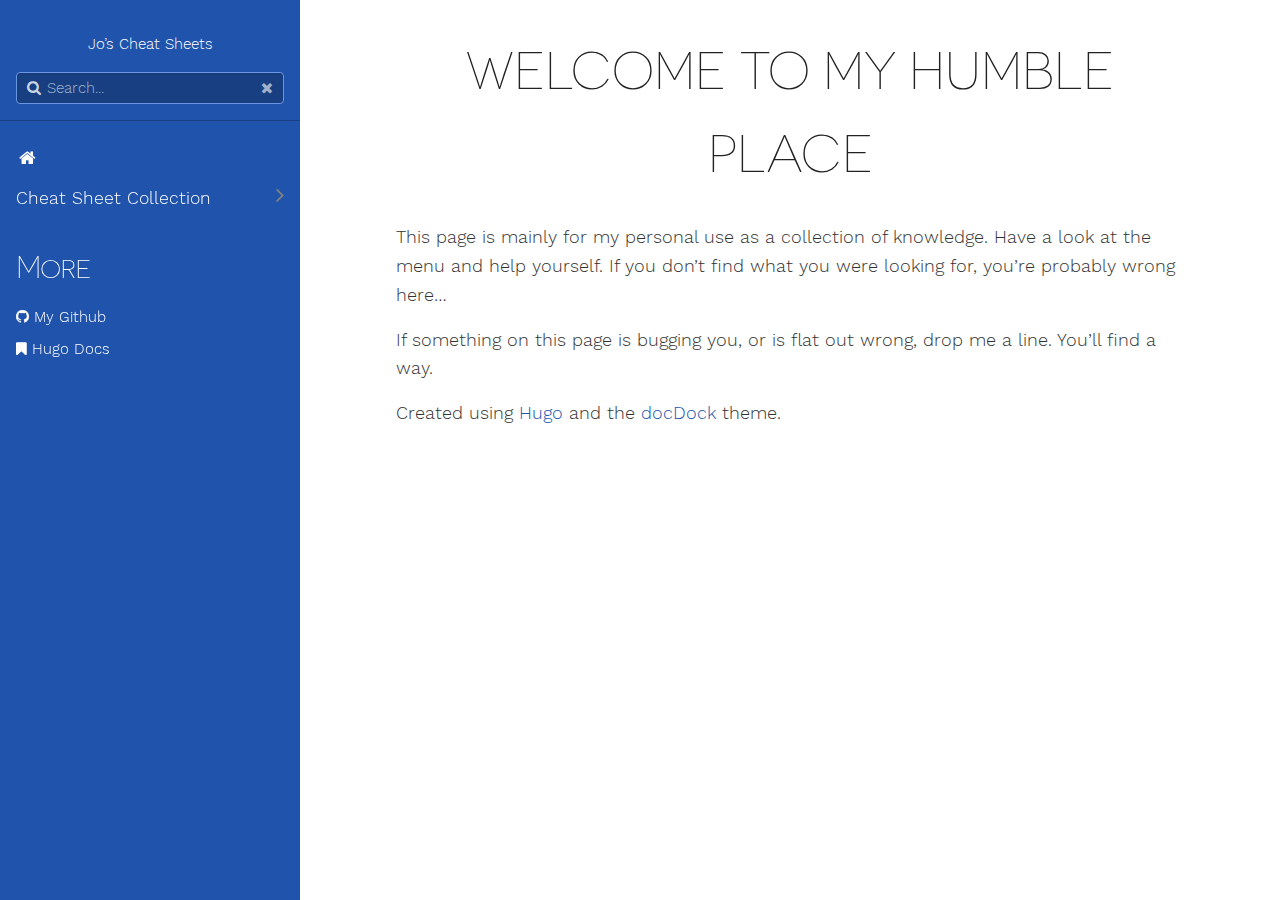
<file: index.html>
<!DOCTYPE html>
<html lang="en" class="js csstransforms3d">
  <head>
    <meta charset="utf-8">
    <meta name="viewport" content="width=device-width, initial-scale=1, maximum-scale=1, user-scalable=no">
    <meta name="generator" content="Hugo 0.22" />
    <meta name="description" content="-">


    <title>Home :: Jeatsheets</title>
    <link rel="shortcut icon" href="/images/favicon.png" type="image/x-icon" />
    <link href="/css/nucleus.css" rel="stylesheet">
    <link href="/css/font-awesome.min.css" rel="stylesheet">
    <link href="/css/hybrid.css" rel="stylesheet">
    <link href="/css/featherlight.min.css" rel="stylesheet">
    <link href="/css/horsey.css" rel="stylesheet">
    <link href="/css/theme.css" rel="stylesheet">
    <link rel="stylesheet" href="/css/bootstrap.min.css">
    <script src="/js/jquery-2.x.min.js"></script>
    <style type="text/css">
      :root #header + #content > #left > #rlblock_left {
        display:none !important;
      }
    </style>

    

    

  </head>
  <body class="" data-url="/">
    <nav id="sidebar" class="">
  <div id="header-wrapper">
    <div id="header">
       
	<p>Jo&rsquo;s Cheat Sheets</p>
 


    </div>
    
        <div class="searchbox">
    <label for="search-by"><i class="fa fa-search"></i></label>
    <input data-search-input id="search-by" type="text" placeholder="Search...">
    <span data-search-clear=""><i class="fa fa-close"></i></span>
</div>
<script type="text/javascript" src="/js/lunr.min.js"></script>
<script type="text/javascript" src="/js/horsey.js"></script>
<script type="text/javascript">
    var baseurl = "https:\/\/joalder.github.io\/";
</script>
<script type="text/javascript" src="/js/search.js"></script>

    
  </div>





<div class="highlightable">
    <ul class="topics">
        
        
            <li data-nav-id="/" class="dd-item">
            <a href="/"><i class="fa fa-fw fa-home"></i></a>
            </li>
        

        




<li data-nav-id="/cheatsheets/" class="dd-item 



">
  <a href="/cheatsheets/">
    <span>Cheat Sheet Collection</span>

    
    <i class="fa fa-angle-right fa-lg category-icon"></i>
    
    
    
  </a>
    <ul>
        
         
          <li data-nav-id="/cheatsheets/cleancode/" class="dd-item
         
          ">
            <a href="/cheatsheets/cleancode/">
            <span>Clean Code</span> 
            

            </a></li>
         
        
         
          <li data-nav-id="/cheatsheets/docker/" class="dd-item
         
          ">
            <a href="/cheatsheets/docker/">
            <span>Docker</span> 
            

            </a></li>
         
        
         
          <li data-nav-id="/cheatsheets/markdown/" class="dd-item
         
          ">
            <a href="/cheatsheets/markdown/">
            <span>Markdown</span> 
            

            </a></li>
         
        
        




    </ul>
</li>



        
        <section id="shortcuts">
            
                <li class="" role="">
                    <h3>More</h3>
                    <a href="https://github.com/joalder"><i class='fa fa-github'></i> My Github</a>
                    
                </li>
            
                <li class="" role="">
                    
                    <a href="https://gohugo.io/"><i class='fa fa-bookmark'></i> Hugo Docs</a>
                    
                </li>
            
        </section>    
        
        

        
    </ul>
    
     
    <section id="footer">
      
    </section>
  </div>
</nav>



        <section id="body">
        <div id="overlay"></div>
        <div class="padding highlightable">
        
        
        <div id="body-inner">
          



<span id="sidebar-toggle-span">
<a href="#" id="sidebar-toggle" data-sidebar-toggle=""><i class="fa fa-bars"></i> navigation</a>
</span>

 


<h1 id="welcome-to-my-humble-place">Welcome to my humble Place</h1>

<p>This page is mainly for my personal use as a collection of knowledge. Have a look at the menu and help yourself. If you don&rsquo;t find what you were looking for, you&rsquo;re probably wrong here&hellip;</p>

<p>If something on this page is bugging you, or is flat out wrong, drop me a line. You&rsquo;ll find a way.</p>
	
  

<div>Created using <a href="https://gohugo.io/">Hugo</a> and the <a href="https://themes.gohugo.io/docdock/">docDock</a> theme.</div>
</file>
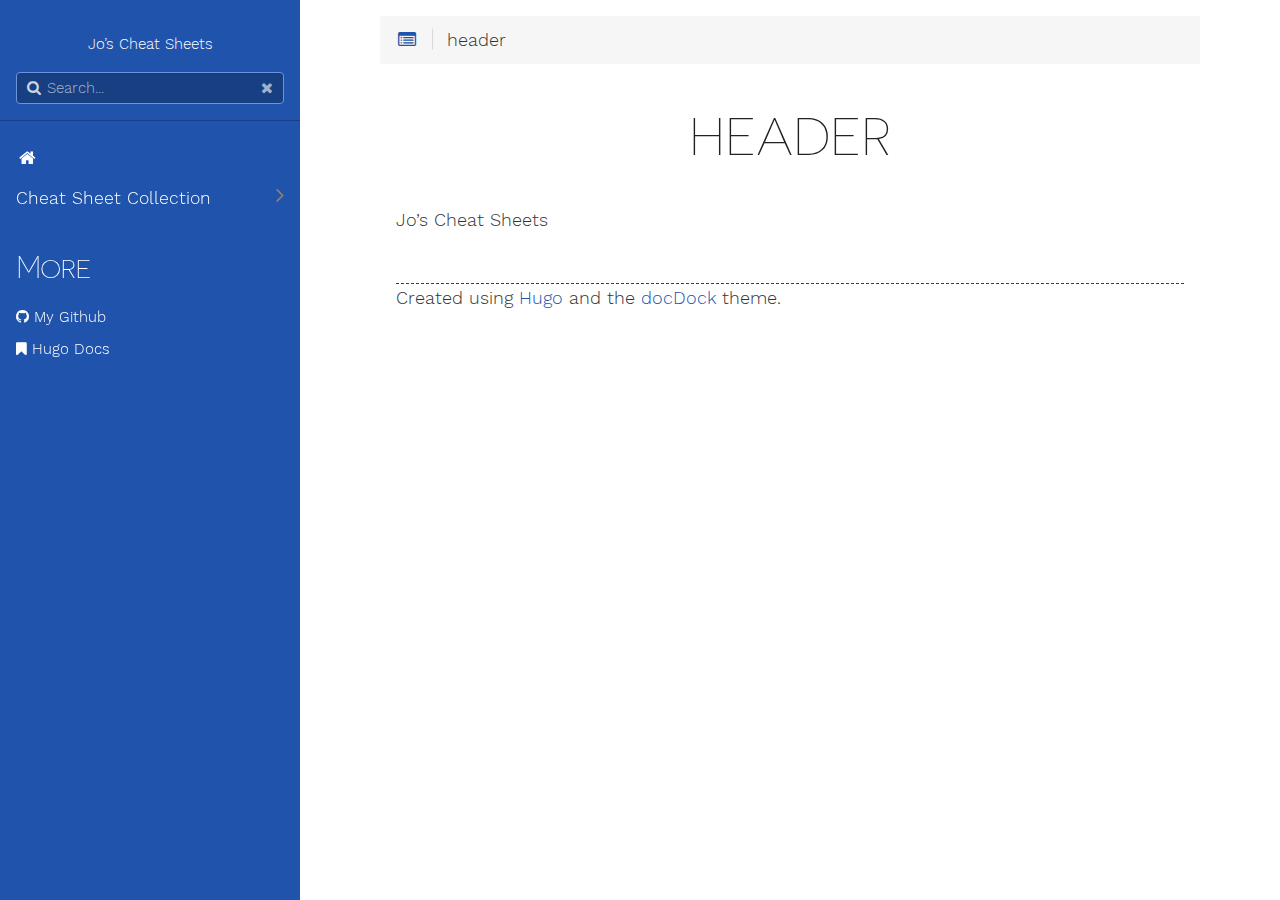
<file: _header/index.html>
<!DOCTYPE html>
<html lang="en" class="js csstransforms3d">
  <head>
    <meta charset="utf-8">
    <meta name="viewport" content="width=device-width, initial-scale=1, maximum-scale=1, user-scalable=no">
    <meta name="generator" content="Hugo 0.22" />
    <meta name="description" content="">


    <title>header :: Jeatsheets</title>
    <link rel="shortcut icon" href="/images/favicon.png" type="image/x-icon" />
    <link href="/css/nucleus.css" rel="stylesheet">
    <link href="/css/font-awesome.min.css" rel="stylesheet">
    <link href="/css/hybrid.css" rel="stylesheet">
    <link href="/css/featherlight.min.css" rel="stylesheet">
    <link href="/css/horsey.css" rel="stylesheet">
    <link href="/css/theme.css" rel="stylesheet">
    <link rel="stylesheet" href="/css/bootstrap.min.css">
    <script src="/js/jquery-2.x.min.js"></script>
    <style type="text/css">
      :root #header + #content > #left > #rlblock_left {
        display:none !important;
      }
    </style>

    

    

  </head>
  <body class="" data-url="/_header/">
    <nav id="sidebar" class="">
  <div id="header-wrapper">
    <div id="header">
       
	<p>Jo&rsquo;s Cheat Sheets</p>
 


    </div>
    
        <div class="searchbox">
    <label for="search-by"><i class="fa fa-search"></i></label>
    <input data-search-input id="search-by" type="text" placeholder="Search...">
    <span data-search-clear=""><i class="fa fa-close"></i></span>
</div>
<script type="text/javascript" src="/js/lunr.min.js"></script>
<script type="text/javascript" src="/js/horsey.js"></script>
<script type="text/javascript">
    var baseurl = "https:\/\/joalder.github.io\/";
</script>
<script type="text/javascript" src="/js/search.js"></script>

    
  </div>





<div class="highlightable">
    <ul class="topics">
        
        
            <li data-nav-id="/" class="dd-item">
            <a href="/"><i class="fa fa-fw fa-home"></i></a>
            </li>
        

        




<li data-nav-id="/cheatsheets/" class="dd-item 



">
  <a href="/cheatsheets/">
    <span>Cheat Sheet Collection</span>

    
    <i class="fa fa-angle-right fa-lg category-icon"></i>
    
    
    
  </a>
    <ul>
        
         
          <li data-nav-id="/cheatsheets/cleancode/" class="dd-item
         
          ">
            <a href="/cheatsheets/cleancode/">
            <span>Clean Code</span> 
            

            </a></li>
         
        
         
          <li data-nav-id="/cheatsheets/docker/" class="dd-item
         
          ">
            <a href="/cheatsheets/docker/">
            <span>Docker</span> 
            

            </a></li>
         
        
         
          <li data-nav-id="/cheatsheets/markdown/" class="dd-item
         
          ">
            <a href="/cheatsheets/markdown/">
            <span>Markdown</span> 
            

            </a></li>
         
        
        




    </ul>
</li>



        
        <section id="shortcuts">
            
                <li class="" role="">
                    <h3>More</h3>
                    <a href="https://github.com/joalder"><i class='fa fa-github'></i> My Github</a>
                    
                </li>
            
                <li class="" role="">
                    
                    <a href="https://gohugo.io/"><i class='fa fa-bookmark'></i> Hugo Docs</a>
                    
                </li>
            
        </section>    
        
        

        
    </ul>
    
     
    <section id="footer">
      
    </section>
  </div>
</nav>



        <section id="body">
        <div id="overlay"></div>
        <div class="padding highlightable">
        
          <div id="top-bar">
            

            <div id="breadcrumbs" itemscope="" itemtype="http://data-vocabulary.org/Breadcrumb">
                <span id="sidebar-toggle-span">
                  <a href="#" id="sidebar-toggle" data-sidebar-toggle="">
                    <i class="fa fa-bars"></i>
                  </a>
                </span>
                <span id="toc-menu"><a href=""><i class="fa fa-list-alt"></i></a></span>
                
                

 header

 
            </div>
            <div class="progress">
    <div class="wrapper">

    </div>
</div>

          </div>
        
        
        <div id="body-inner">
          
            <h1>header</h1>
          




<p>Jo&rsquo;s Cheat Sheets</p>


<footer class=" footline" >
	
</footer>



<div>Created using <a href="https://gohugo.io/">Hugo</a> and the <a href="https://themes.gohugo.io/docdock/">docDock</a> theme.</div>
</file>
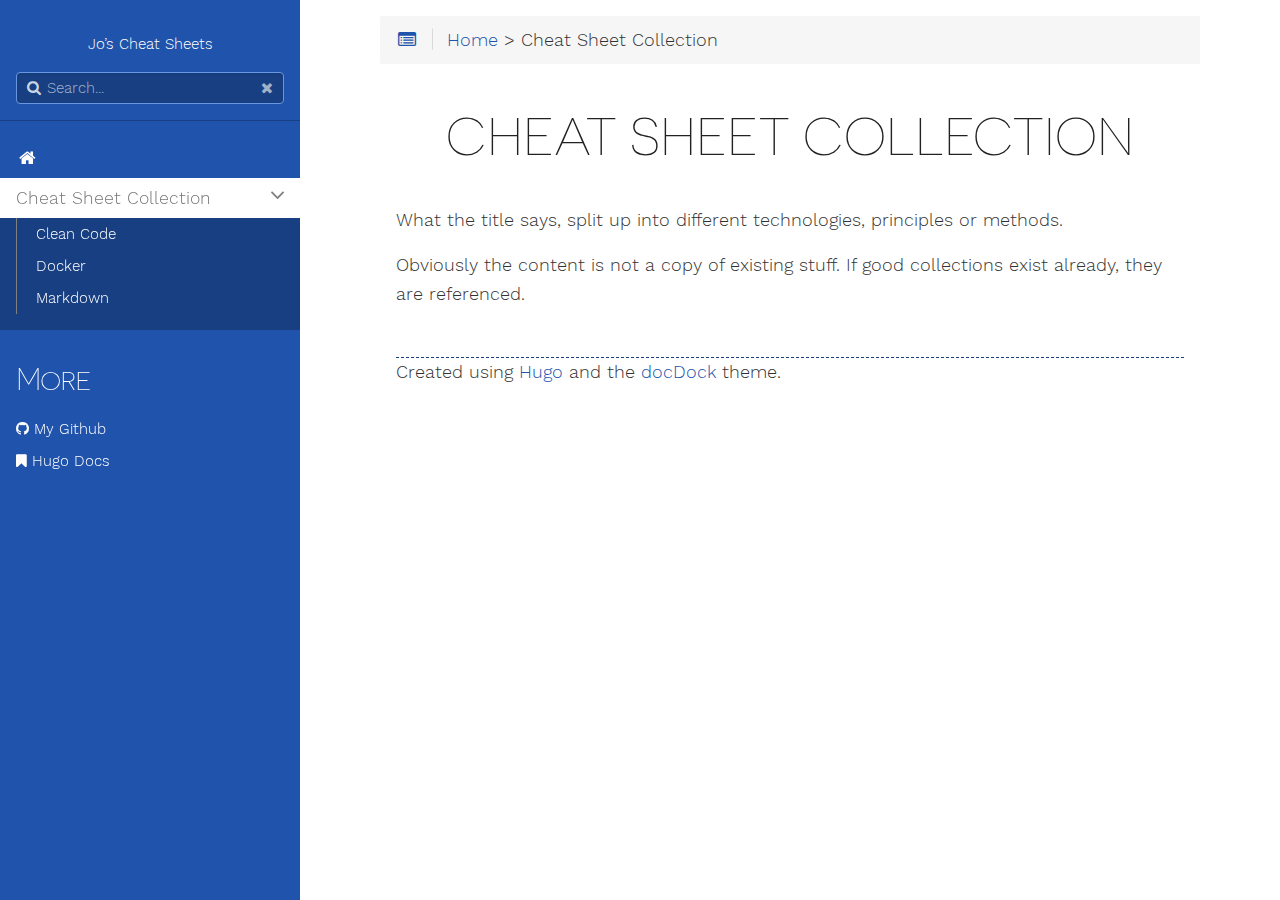
<file: cheatsheets/index.html>
<!DOCTYPE html>
<html lang="en" class="js csstransforms3d">
  <head>
    <meta charset="utf-8">
    <meta name="viewport" content="width=device-width, initial-scale=1, maximum-scale=1, user-scalable=no">
    <meta name="generator" content="Hugo 0.22" />
    <meta name="description" content="Technologies, Principles and Methods distilled">


    <title>Cheat Sheet Collection :: Jeatsheets</title>
    <link rel="shortcut icon" href="/images/favicon.png" type="image/x-icon" />
    <link href="/css/nucleus.css" rel="stylesheet">
    <link href="/css/font-awesome.min.css" rel="stylesheet">
    <link href="/css/hybrid.css" rel="stylesheet">
    <link href="/css/featherlight.min.css" rel="stylesheet">
    <link href="/css/horsey.css" rel="stylesheet">
    <link href="/css/theme.css" rel="stylesheet">
    <link rel="stylesheet" href="/css/bootstrap.min.css">
    <script src="/js/jquery-2.x.min.js"></script>
    <style type="text/css">
      :root #header + #content > #left > #rlblock_left {
        display:none !important;
      }
    </style>

    

    

  </head>
  <body class="" data-url="/cheatsheets/">
    <nav id="sidebar" class="">
  <div id="header-wrapper">
    <div id="header">
       
	<p>Jo&rsquo;s Cheat Sheets</p>
 


    </div>
    
        <div class="searchbox">
    <label for="search-by"><i class="fa fa-search"></i></label>
    <input data-search-input id="search-by" type="text" placeholder="Search...">
    <span data-search-clear=""><i class="fa fa-close"></i></span>
</div>
<script type="text/javascript" src="/js/lunr.min.js"></script>
<script type="text/javascript" src="/js/horsey.js"></script>
<script type="text/javascript">
    var baseurl = "https:\/\/joalder.github.io\/";
</script>
<script type="text/javascript" src="/js/search.js"></script>

    
  </div>





<div class="highlightable">
    <ul class="topics">
        
        
            <li data-nav-id="/" class="dd-item">
            <a href="/"><i class="fa fa-fw fa-home"></i></a>
            </li>
        

        




<li data-nav-id="/cheatsheets/" class="dd-item 
parent
active

">
  <a href="/cheatsheets/">
    <span>Cheat Sheet Collection</span>

    
    <i class="fa fa-angle-down fa-lg category-icon"></i>
    
    
    
  </a>
    <ul>
        
         
          <li data-nav-id="/cheatsheets/cleancode/" class="dd-item
         
          ">
            <a href="/cheatsheets/cleancode/">
            <span>Clean Code</span> 
            

            </a></li>
         
        
         
          <li data-nav-id="/cheatsheets/docker/" class="dd-item
         
          ">
            <a href="/cheatsheets/docker/">
            <span>Docker</span> 
            

            </a></li>
         
        
         
          <li data-nav-id="/cheatsheets/markdown/" class="dd-item
         
          ">
            <a href="/cheatsheets/markdown/">
            <span>Markdown</span> 
            

            </a></li>
         
        
        




    </ul>
</li>



        
        <section id="shortcuts">
            
                <li class="" role="">
                    <h3>More</h3>
                    <a href="https://github.com/joalder"><i class='fa fa-github'></i> My Github</a>
                    
                </li>
            
                <li class="" role="">
                    
                    <a href="https://gohugo.io/"><i class='fa fa-bookmark'></i> Hugo Docs</a>
                    
                </li>
            
        </section>    
        
        

        
    </ul>
    
     
    <section id="footer">
      
    </section>
  </div>
</nav>



        <section id="body">
        <div id="overlay"></div>
        <div class="padding highlightable">
        
          <div id="top-bar">
            

            <div id="breadcrumbs" itemscope="" itemtype="http://data-vocabulary.org/Breadcrumb">
                <span id="sidebar-toggle-span">
                  <a href="#" id="sidebar-toggle" data-sidebar-toggle="">
                    <i class="fa fa-bars"></i>
                  </a>
                </span>
                <span id="toc-menu"><a href=""><i class="fa fa-list-alt"></i></a></span>
                
                




 <a href='/'>Home</a> > Cheat Sheet Collection

 

 
            </div>
            <div class="progress">
    <div class="wrapper">

    </div>
</div>

          </div>
        
        
        <div id="body-inner">
          
            <h1>Cheat Sheet Collection</h1>
          




<p>What the title says, split up into different technologies, principles or methods.</p>

<p>Obviously the content is not a copy of existing stuff. If good collections exist already, they are referenced.</p>


<footer class=" footline" >
	
</footer>





<div>Created using <a href="https://gohugo.io/">Hugo</a> and the <a href="https://themes.gohugo.io/docdock/">docDock</a> theme.</div>
</file>
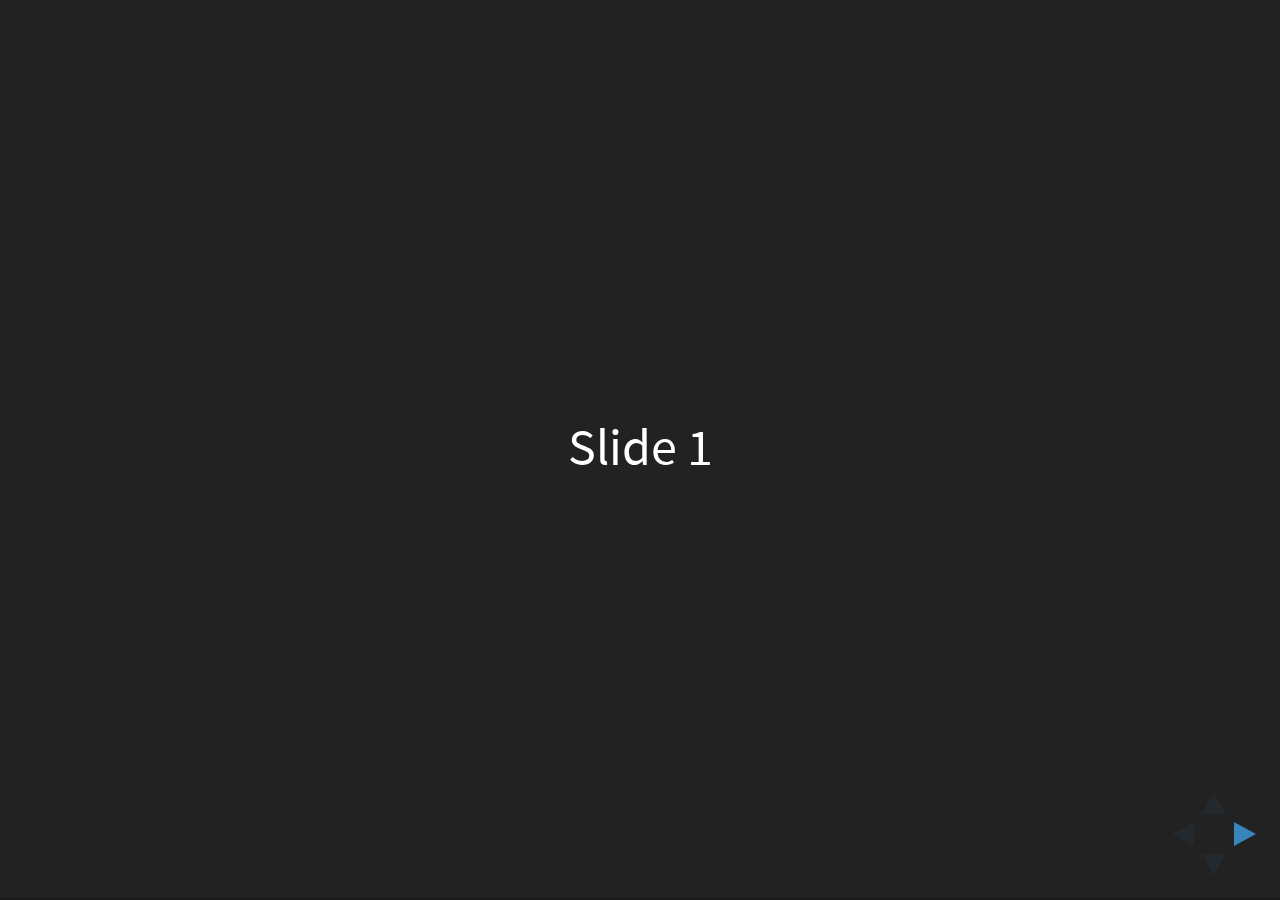
<file: revealjs/index.html>
<!doctype html>
<html>
	<head>
		<meta charset="utf-8">
		<meta name="viewport" content="width=device-width, initial-scale=1.0, maximum-scale=1.0, user-scalable=no">

		<title>reveal.js</title>

		<link rel="stylesheet" href="css/reveal.css">
		<link rel="stylesheet" href="css/theme/black.css">

		<!-- Theme used for syntax highlighting of code -->
		<link rel="stylesheet" href="lib/css/zenburn.css">

		<!-- Printing and PDF exports -->
		<script>
			var link = document.createElement( 'link' );
			link.rel = 'stylesheet';
			link.type = 'text/css';
			link.href = window.location.search.match( /print-pdf/gi ) ? 'css/print/pdf.css' : 'css/print/paper.css';
			document.getElementsByTagName( 'head' )[0].appendChild( link );
		</script>
	</head>
	<body>
		<div class="reveal">
			<div class="slides">
				<section>Slide 1</section>
				<section>Slide 2</section>
			</div>
		</div>

		<script src="lib/js/head.min.js"></script>
		<script src="js/reveal.js"></script>

		<script>
			// More info https://github.com/hakimel/reveal.js#configuration
			Reveal.initialize({
				history: true,

				// More info https://github.com/hakimel/reveal.js#dependencies
				dependencies: [
					{ src: 'plugin/markdown/marked.js' },
					{ src: 'plugin/markdown/markdown.js' },
					{ src: 'plugin/notes/notes.js', async: true },
					{ src: 'plugin/highlight/highlight.js', async: true, callback: function() { hljs.initHighlightingOnLoad(); } }
				]
			});
		</script>
	</body>
</html>
</file>
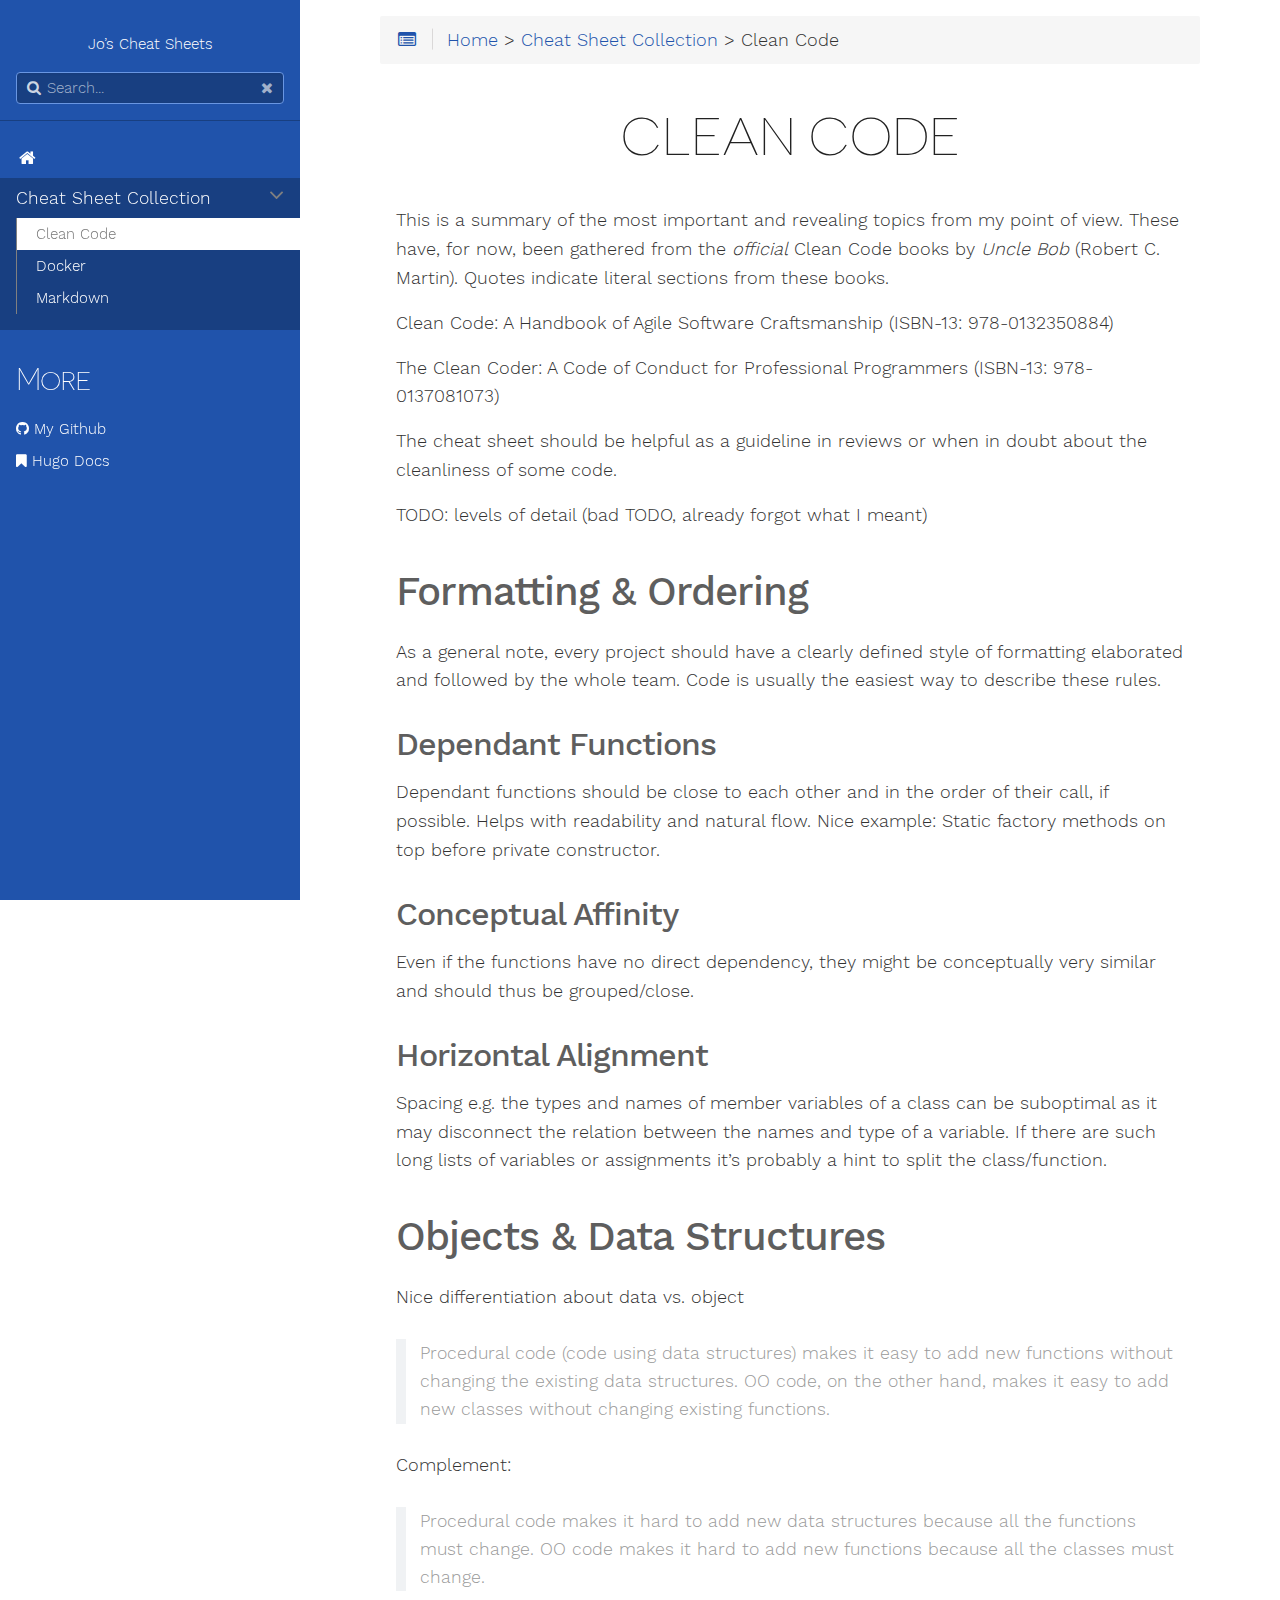
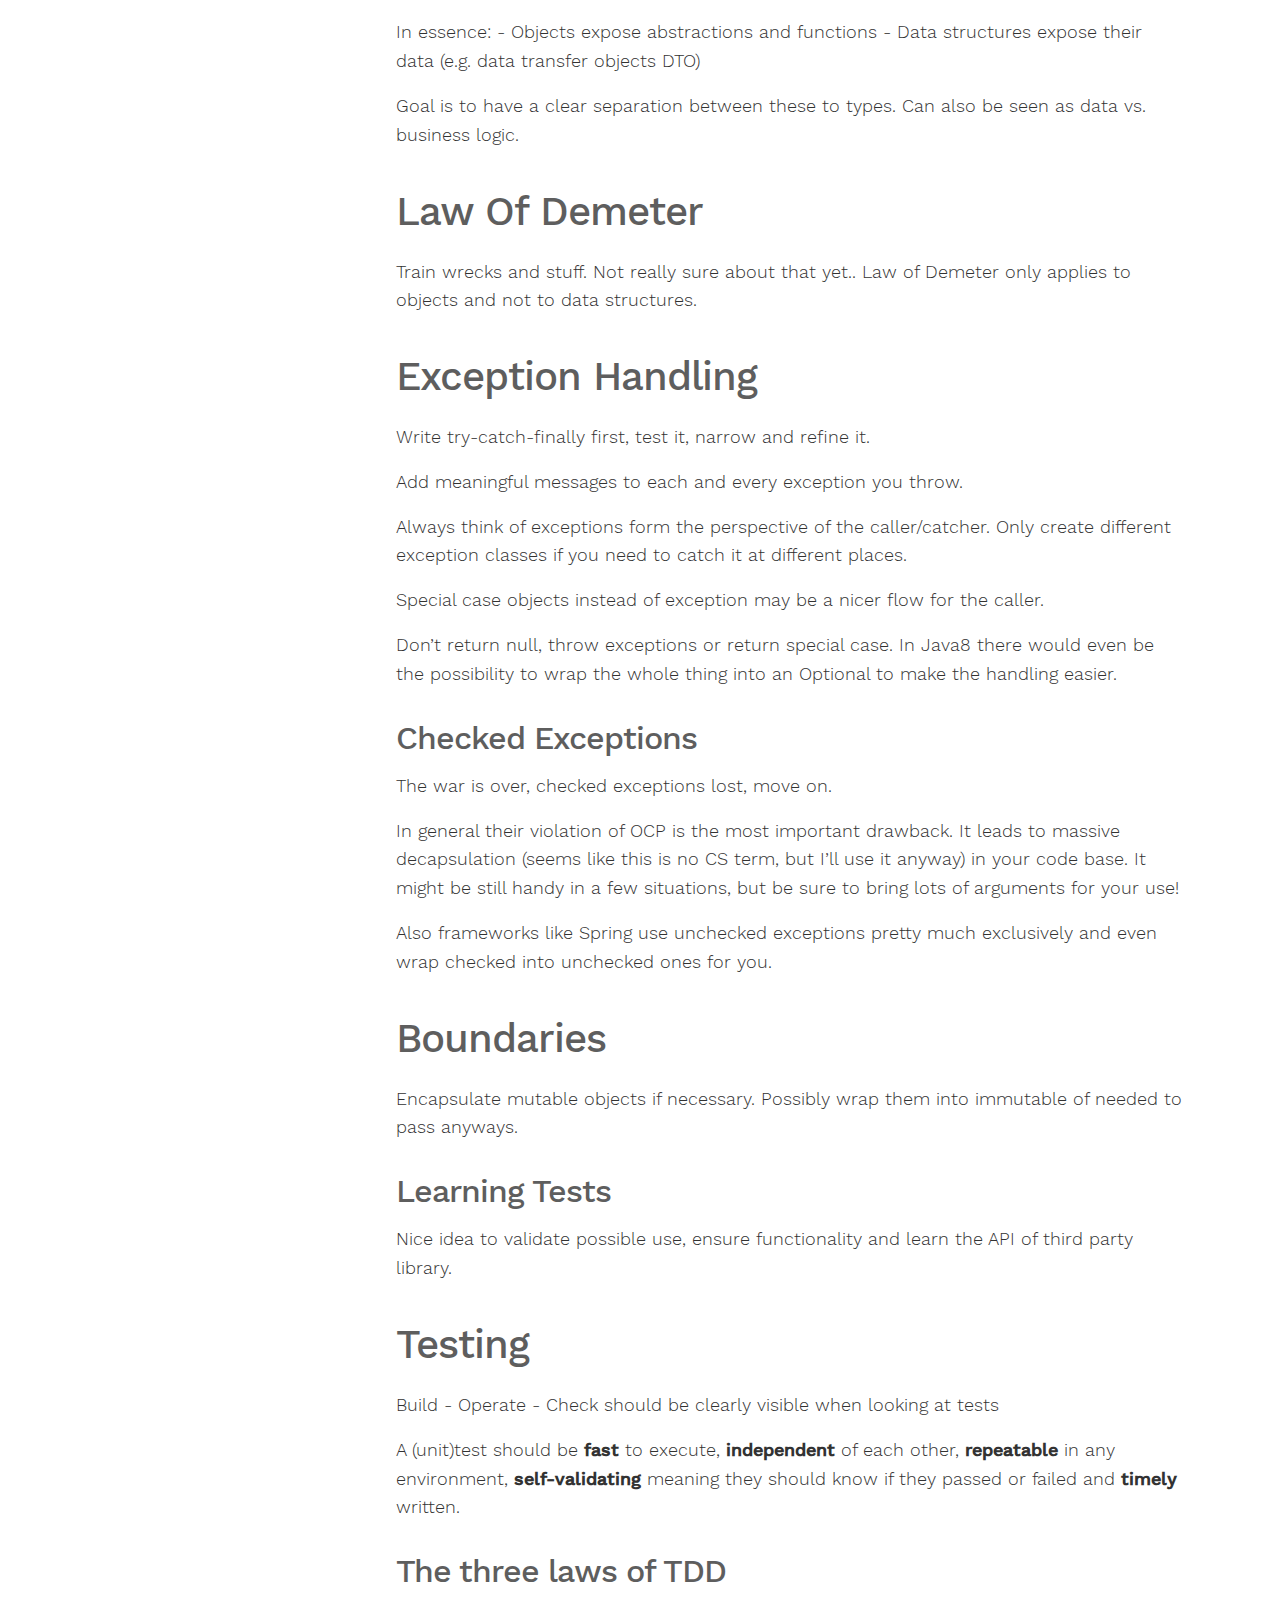
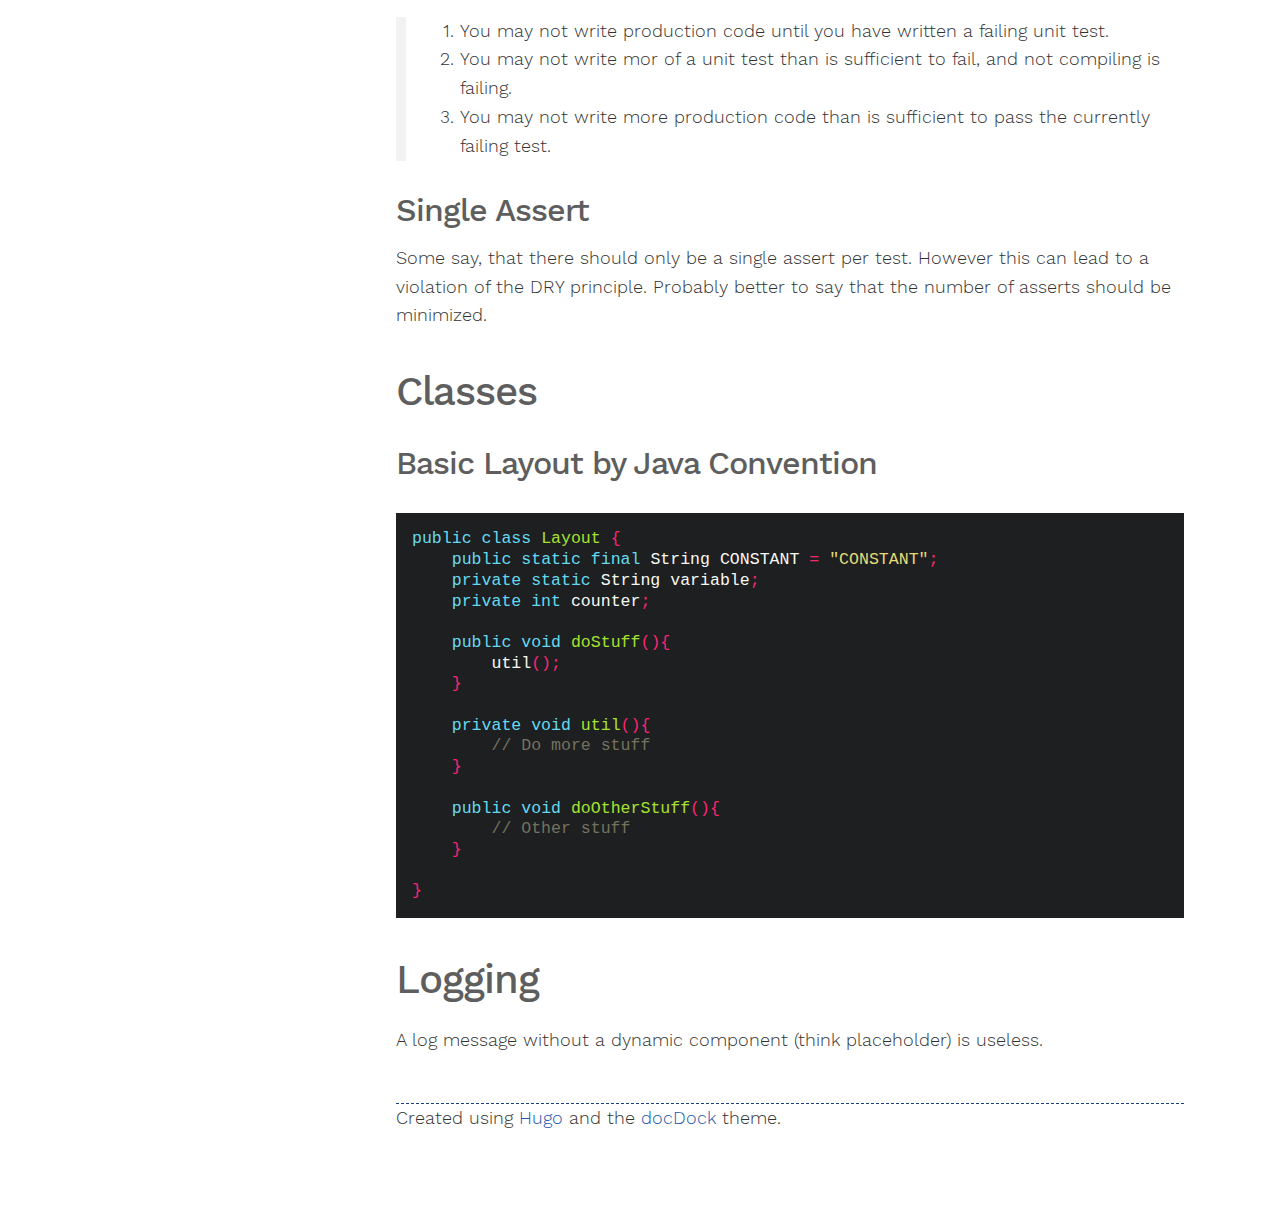
<file: cheatsheets/cleancode/index.html>
<!DOCTYPE html>
<html lang="en" class="js csstransforms3d">
  <head>
    <meta charset="utf-8">
    <meta name="viewport" content="width=device-width, initial-scale=1, maximum-scale=1, user-scalable=no">
    <meta name="generator" content="Hugo 0.22" />
    <meta name="description" content="">


    <title>Clean Code :: Jeatsheets</title>
    <link rel="shortcut icon" href="/images/favicon.png" type="image/x-icon" />
    <link href="/css/nucleus.css" rel="stylesheet">
    <link href="/css/font-awesome.min.css" rel="stylesheet">
    <link href="/css/hybrid.css" rel="stylesheet">
    <link href="/css/featherlight.min.css" rel="stylesheet">
    <link href="/css/horsey.css" rel="stylesheet">
    <link href="/css/theme.css" rel="stylesheet">
    <link rel="stylesheet" href="/css/bootstrap.min.css">
    <script src="/js/jquery-2.x.min.js"></script>
    <style type="text/css">
      :root #header + #content > #left > #rlblock_left {
        display:none !important;
      }
    </style>

    

    

  </head>
  <body class="" data-url="/cheatsheets/cleancode/">
    <nav id="sidebar" class="">
  <div id="header-wrapper">
    <div id="header">
       
	<p>Jo&rsquo;s Cheat Sheets</p>
 


    </div>
    
        <div class="searchbox">
    <label for="search-by"><i class="fa fa-search"></i></label>
    <input data-search-input id="search-by" type="text" placeholder="Search...">
    <span data-search-clear=""><i class="fa fa-close"></i></span>
</div>
<script type="text/javascript" src="/js/lunr.min.js"></script>
<script type="text/javascript" src="/js/horsey.js"></script>
<script type="text/javascript">
    var baseurl = "https:\/\/joalder.github.io\/";
</script>
<script type="text/javascript" src="/js/search.js"></script>

    
  </div>





<div class="highlightable">
    <ul class="topics">
        
        
            <li data-nav-id="/" class="dd-item">
            <a href="/"><i class="fa fa-fw fa-home"></i></a>
            </li>
        

        




<li data-nav-id="/cheatsheets/" class="dd-item 
parent


">
  <a href="/cheatsheets/">
    <span>Cheat Sheet Collection</span>

    
    <i class="fa fa-angle-down fa-lg category-icon"></i>
    
    
    
  </a>
    <ul>
        
         
          <li data-nav-id="/cheatsheets/cleancode/" class="dd-item
         active
          ">
            <a href="/cheatsheets/cleancode/">
            <span>Clean Code</span> 
            

            </a></li>
         
        
         
          <li data-nav-id="/cheatsheets/docker/" class="dd-item
         
          ">
            <a href="/cheatsheets/docker/">
            <span>Docker</span> 
            

            </a></li>
         
        
         
          <li data-nav-id="/cheatsheets/markdown/" class="dd-item
         
          ">
            <a href="/cheatsheets/markdown/">
            <span>Markdown</span> 
            

            </a></li>
         
        
        




    </ul>
</li>



        
        <section id="shortcuts">
            
                <li class="" role="">
                    <h3>More</h3>
                    <a href="https://github.com/joalder"><i class='fa fa-github'></i> My Github</a>
                    
                </li>
            
                <li class="" role="">
                    
                    <a href="https://gohugo.io/"><i class='fa fa-bookmark'></i> Hugo Docs</a>
                    
                </li>
            
        </section>    
        
        

        
    </ul>
    
     
    <section id="footer">
      
    </section>
  </div>
</nav>



        <section id="body">
        <div id="overlay"></div>
        <div class="padding highlightable">
        
          <div id="top-bar">
            

            <div id="breadcrumbs" itemscope="" itemtype="http://data-vocabulary.org/Breadcrumb">
                <span id="sidebar-toggle-span">
                  <a href="#" id="sidebar-toggle" data-sidebar-toggle="">
                    <i class="fa fa-bars"></i>
                  </a>
                </span>
                <span id="toc-menu"><a href=""><i class="fa fa-list-alt"></i></a></span>
                
                







 <a href='/'>Home</a> > <a href='/cheatsheets/'>Cheat Sheet Collection</a> > Clean Code

 

 

 
            </div>
            <div class="progress">
    <div class="wrapper">
<nav id="TableOfContents">
<ul>
<li>
<ul>
<li><a href="#formatting-ordering">Formatting &amp; Ordering</a>
<ul>
<li><a href="#dependant-functions">Dependant Functions</a></li>
<li><a href="#conceptual-affinity">Conceptual Affinity</a></li>
<li><a href="#horizontal-alignment">Horizontal Alignment</a></li>
</ul></li>
<li><a href="#objects-data-structures">Objects &amp; Data Structures</a></li>
<li><a href="#law-of-demeter">Law of Demeter</a></li>
<li><a href="#exception-handling">Exception Handling</a>
<ul>
<li><a href="#checked-exceptions">Checked Exceptions</a></li>
</ul></li>
<li><a href="#boundaries">Boundaries</a>
<ul>
<li><a href="#learning-tests">Learning Tests</a></li>
</ul></li>
<li><a href="#testing">Testing</a>
<ul>
<li><a href="#the-three-laws-of-tdd">The three laws of TDD</a></li>
<li><a href="#single-assert">Single Assert</a></li>
</ul></li>
<li><a href="#classes">Classes</a>
<ul>
<li><a href="#basic-layout-by-java-convention">Basic Layout by Java Convention</a></li>
</ul></li>
<li><a href="#logging">Logging</a></li>
</ul></li>
</ul>
</nav>
    </div>
</div>

          </div>
        
        
        <div id="body-inner">
          
            <h1>Clean Code</h1>
          






<p>This is a summary of the most important and revealing topics from my point of view. These have, for now,
been gathered from the <em>official</em> Clean Code books by <em>Uncle Bob</em> (Robert C. Martin).
Quotes indicate literal sections from these books.</p>

<p>Clean Code: A Handbook of Agile Software Craftsmanship (ISBN-13: 978-0132350884)</p>

<p>The Clean Coder: A Code of Conduct for Professional Programmers (ISBN-13: 978-0137081073)</p>

<p>The cheat sheet should be helpful as a guideline in reviews or when in doubt about the cleanliness of some code.</p>

<p>TODO: levels of detail (bad TODO, already forgot what I meant)</p>

<h2 id="formatting-ordering">Formatting &amp; Ordering</h2>

<p>As a general note, every project should have a clearly defined style of formatting elaborated and followed by the whole team.
Code is usually the easiest way to describe these rules.</p>

<h3 id="dependant-functions">Dependant Functions</h3>

<p>Dependant functions should be close to each other and in the order of their call, if possible. Helps with readability and natural flow.
Nice example: Static factory methods on top before private constructor.</p>

<h3 id="conceptual-affinity">Conceptual Affinity</h3>

<p>Even if the functions have no direct dependency, they might be conceptually very similar and should thus be grouped/close.</p>

<h3 id="horizontal-alignment">Horizontal Alignment</h3>

<p>Spacing e.g. the types and names of member variables of a class can be suboptimal
as it may disconnect the relation between the names and type of a variable.
If there are such long lists of variables or assignments it&rsquo;s probably a hint to split the class/function.</p>

<h2 id="objects-data-structures">Objects &amp; Data Structures</h2>

<p>Nice differentiation about data vs. object</p>

<blockquote>
<p>Procedural code (code using data structures) makes it easy to add new functions without changing the existing data structures.
OO code, on the other hand, makes it easy to add new classes without changing existing functions.</p>
</blockquote>

<p>Complement:</p>

<blockquote>
<p>Procedural code makes it hard to add new data structures because all the functions must change.
OO code makes it hard to add new functions because all the classes must change.</p>
</blockquote>

<p>In essence:
- Objects expose abstractions and functions
- Data structures expose their data (e.g. data transfer objects DTO)</p>

<p>Goal is to have a clear separation between these to types. Can also be seen as data vs. business logic.</p>

<h2 id="law-of-demeter">Law of Demeter</h2>

<p>Train wrecks and stuff. Not really sure about that yet..
Law of Demeter only applies to objects and not to data structures.</p>

<h2 id="exception-handling">Exception Handling</h2>

<p>Write try-catch-finally first, test it, narrow and refine it.</p>

<p>Add meaningful messages to each and every exception you throw.</p>

<p>Always think of exceptions form the perspective of the caller/catcher. Only create different exception classes if you need to catch it at different places.</p>

<p>Special case objects instead of exception may be a nicer flow for the caller.</p>

<p>Don&rsquo;t return null, throw exceptions or return special case. In Java8 there would even be the possibility to wrap the whole thing into an Optional to make the handling easier.</p>

<h3 id="checked-exceptions">Checked Exceptions</h3>

<p>The war is over, checked exceptions lost, move on.</p>

<p>In general their violation of OCP is the most important drawback. It leads to massive decapsulation (seems like this is no CS term, but I&rsquo;ll use it anyway) in your code base.
It might be still handy in a few situations, but be sure to bring lots of arguments for your use!</p>

<p>Also frameworks like Spring use unchecked exceptions pretty much exclusively and even wrap checked into unchecked ones for you.</p>

<h2 id="boundaries">Boundaries</h2>

<p>Encapsulate mutable objects if necessary. Possibly wrap them into immutable of needed to pass anyways.</p>

<h3 id="learning-tests">Learning Tests</h3>

<p>Nice idea to validate possible use, ensure functionality and learn the API of third party library.</p>

<h2 id="testing">Testing</h2>

<p>Build - Operate - Check should be clearly visible when looking at tests</p>

<p>A (unit)test should be <strong>fast</strong> to execute, <strong>independent</strong> of each other, <strong>repeatable</strong> in any environment,
<strong>self-validating</strong> meaning they should know if they passed or failed and <strong>timely</strong> written.</p>

<h3 id="the-three-laws-of-tdd">The three laws of TDD</h3>

<blockquote>
<ol>
<li>You may not write production code until you have written a failing unit test.</li>
<li>You may not write mor of a unit test than is sufficient to fail, and not compiling is failing.</li>
<li>You may not write more production code than is sufficient to pass the currently failing test.</li>
</ol>
</blockquote>

<h3 id="single-assert">Single Assert</h3>

<p>Some say, that there should only be a single assert per test. However this can lead to a violation of the DRY principle.
Probably better to say that the number of asserts should be minimized.</p>

<h2 id="classes">Classes</h2>

<h3 id="basic-layout-by-java-convention">Basic Layout by Java Convention</h3>
<div class="highlight" style="background: #272822"><pre style="line-height: 125%"><span></span><span style="color: #66d9ef">public</span> <span style="color: #66d9ef">class</span> <span style="color: #a6e22e">Layout</span> <span style="color: #f92672">{</span>
    <span style="color: #66d9ef">public</span> <span style="color: #66d9ef">static</span> <span style="color: #66d9ef">final</span> <span style="color: #f8f8f2">String</span> <span style="color: #f8f8f2">CONSTANT</span> <span style="color: #f92672">=</span> <span style="color: #e6db74">&quot;CONSTANT&quot;</span><span style="color: #f92672">;</span>
    <span style="color: #66d9ef">private</span> <span style="color: #66d9ef">static</span> <span style="color: #f8f8f2">String</span> <span style="color: #f8f8f2">variable</span><span style="color: #f92672">;</span>
    <span style="color: #66d9ef">private</span> <span style="color: #66d9ef">int</span> <span style="color: #f8f8f2">counter</span><span style="color: #f92672">;</span>
    
    <span style="color: #66d9ef">public</span> <span style="color: #66d9ef">void</span> <span style="color: #a6e22e">doStuff</span><span style="color: #f92672">(){</span>
        <span style="color: #f8f8f2">util</span><span style="color: #f92672">();</span>
    <span style="color: #f92672">}</span>
    
    <span style="color: #66d9ef">private</span> <span style="color: #66d9ef">void</span> <span style="color: #a6e22e">util</span><span style="color: #f92672">(){</span>
        <span style="color: #75715e">// Do more stuff</span>
    <span style="color: #f92672">}</span>
    
    <span style="color: #66d9ef">public</span> <span style="color: #66d9ef">void</span> <span style="color: #a6e22e">doOtherStuff</span><span style="color: #f92672">(){</span>
        <span style="color: #75715e">// Other stuff</span>
    <span style="color: #f92672">}</span>
    
<span style="color: #f92672">}</span>
</pre></div>

<h2 id="logging">Logging</h2>

<p>A log message without a dynamic component (think placeholder) is useless.</p>


<footer class=" footline" >
	
</footer>



<div>Created using <a href="https://gohugo.io/">Hugo</a> and the <a href="https://themes.gohugo.io/docdock/">docDock</a> theme.</div>
</file>
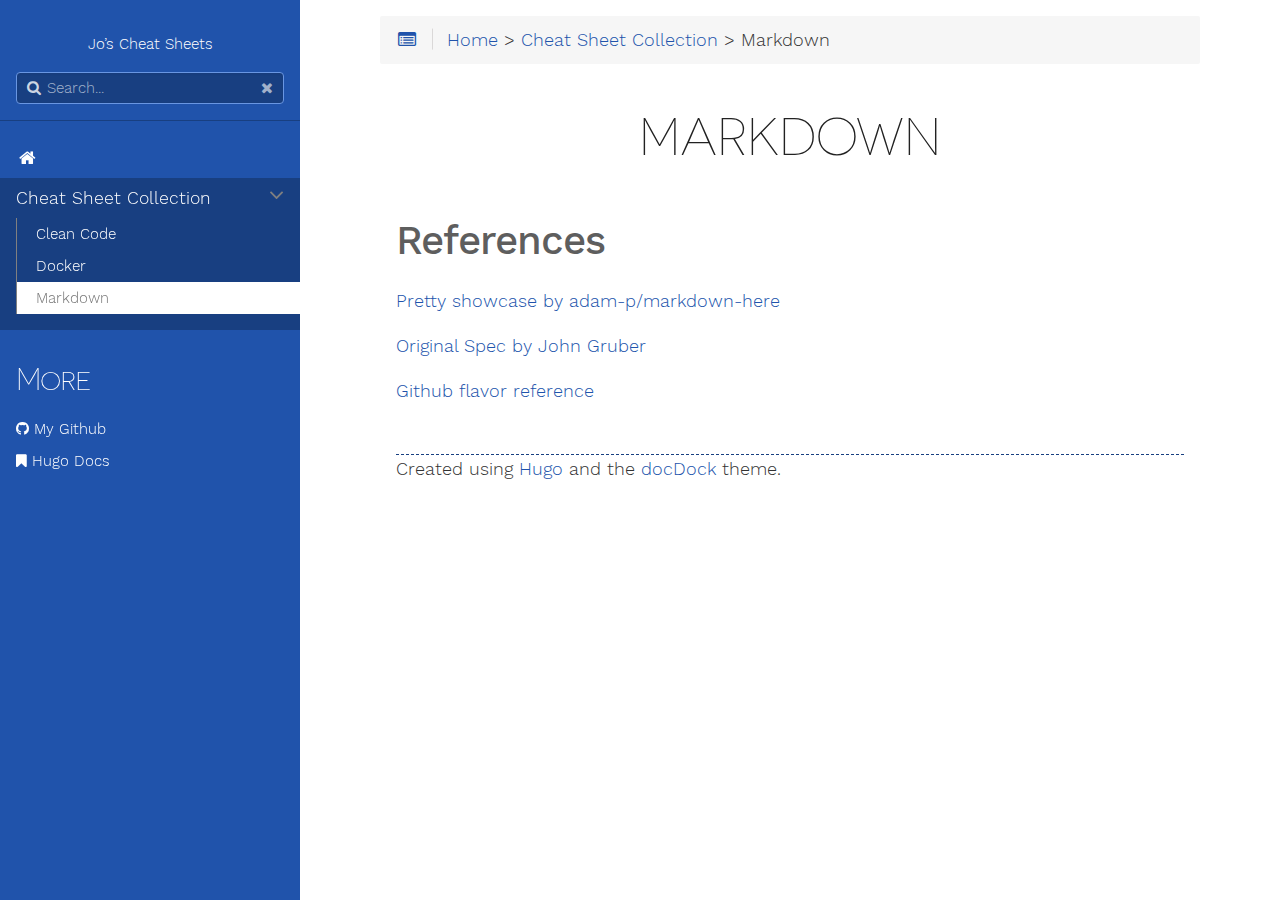
<file: cheatsheets/markdown/index.html>
<!DOCTYPE html>
<html lang="en" class="js csstransforms3d">
  <head>
    <meta charset="utf-8">
    <meta name="viewport" content="width=device-width, initial-scale=1, maximum-scale=1, user-scalable=no">
    <meta name="generator" content="Hugo 0.22" />
    <meta name="description" content="">


    <title>Markdown :: Jeatsheets</title>
    <link rel="shortcut icon" href="/images/favicon.png" type="image/x-icon" />
    <link href="/css/nucleus.css" rel="stylesheet">
    <link href="/css/font-awesome.min.css" rel="stylesheet">
    <link href="/css/hybrid.css" rel="stylesheet">
    <link href="/css/featherlight.min.css" rel="stylesheet">
    <link href="/css/horsey.css" rel="stylesheet">
    <link href="/css/theme.css" rel="stylesheet">
    <link rel="stylesheet" href="/css/bootstrap.min.css">
    <script src="/js/jquery-2.x.min.js"></script>
    <style type="text/css">
      :root #header + #content > #left > #rlblock_left {
        display:none !important;
      }
    </style>

    

    

  </head>
  <body class="" data-url="/cheatsheets/markdown/">
    <nav id="sidebar" class="">
  <div id="header-wrapper">
    <div id="header">
       
	<p>Jo&rsquo;s Cheat Sheets</p>
 


    </div>
    
        <div class="searchbox">
    <label for="search-by"><i class="fa fa-search"></i></label>
    <input data-search-input id="search-by" type="text" placeholder="Search...">
    <span data-search-clear=""><i class="fa fa-close"></i></span>
</div>
<script type="text/javascript" src="/js/lunr.min.js"></script>
<script type="text/javascript" src="/js/horsey.js"></script>
<script type="text/javascript">
    var baseurl = "https:\/\/joalder.github.io\/";
</script>
<script type="text/javascript" src="/js/search.js"></script>

    
  </div>





<div class="highlightable">
    <ul class="topics">
        
        
            <li data-nav-id="/" class="dd-item">
            <a href="/"><i class="fa fa-fw fa-home"></i></a>
            </li>
        

        




<li data-nav-id="/cheatsheets/" class="dd-item 
parent


">
  <a href="/cheatsheets/">
    <span>Cheat Sheet Collection</span>

    
    <i class="fa fa-angle-down fa-lg category-icon"></i>
    
    
    
  </a>
    <ul>
        
         
          <li data-nav-id="/cheatsheets/cleancode/" class="dd-item
         
          ">
            <a href="/cheatsheets/cleancode/">
            <span>Clean Code</span> 
            

            </a></li>
         
        
         
          <li data-nav-id="/cheatsheets/docker/" class="dd-item
         
          ">
            <a href="/cheatsheets/docker/">
            <span>Docker</span> 
            

            </a></li>
         
        
         
          <li data-nav-id="/cheatsheets/markdown/" class="dd-item
         active
          ">
            <a href="/cheatsheets/markdown/">
            <span>Markdown</span> 
            

            </a></li>
         
        
        




    </ul>
</li>



        
        <section id="shortcuts">
            
                <li class="" role="">
                    <h3>More</h3>
                    <a href="https://github.com/joalder"><i class='fa fa-github'></i> My Github</a>
                    
                </li>
            
                <li class="" role="">
                    
                    <a href="https://gohugo.io/"><i class='fa fa-bookmark'></i> Hugo Docs</a>
                    
                </li>
            
        </section>    
        
        

        
    </ul>
    
     
    <section id="footer">
      
    </section>
  </div>
</nav>



        <section id="body">
        <div id="overlay"></div>
        <div class="padding highlightable">
        
          <div id="top-bar">
            

            <div id="breadcrumbs" itemscope="" itemtype="http://data-vocabulary.org/Breadcrumb">
                <span id="sidebar-toggle-span">
                  <a href="#" id="sidebar-toggle" data-sidebar-toggle="">
                    <i class="fa fa-bars"></i>
                  </a>
                </span>
                <span id="toc-menu"><a href=""><i class="fa fa-list-alt"></i></a></span>
                
                







 <a href='/'>Home</a> > <a href='/cheatsheets/'>Cheat Sheet Collection</a> > Markdown

 

 

 
            </div>
            <div class="progress">
    <div class="wrapper">
<nav id="TableOfContents">
<ul>
<li>
<ul>
<li><a href="#references">References</a></li>
</ul></li>
</ul>
</nav>
    </div>
</div>

          </div>
        
        
        <div id="body-inner">
          
            <h1>Markdown</h1>
          






<h2 id="references">References</h2>

<p><a href="https://github.com/adam-p/markdown-here/wiki/Markdown-Cheatsheet">Pretty showcase by adam-p/markdown-here</a></p>

<p><a href="http://daringfireball.net/projects/markdown/">Original Spec by John Gruber</a></p>

<p><a href="http://github.github.com/github-flavored-markdown/">Github flavor reference</a></p>


<footer class=" footline" >
	
</footer>



<div>Created using <a href="https://gohugo.io/">Hugo</a> and the <a href="https://themes.gohugo.io/docdock/">docDock</a> theme.</div>
</file>
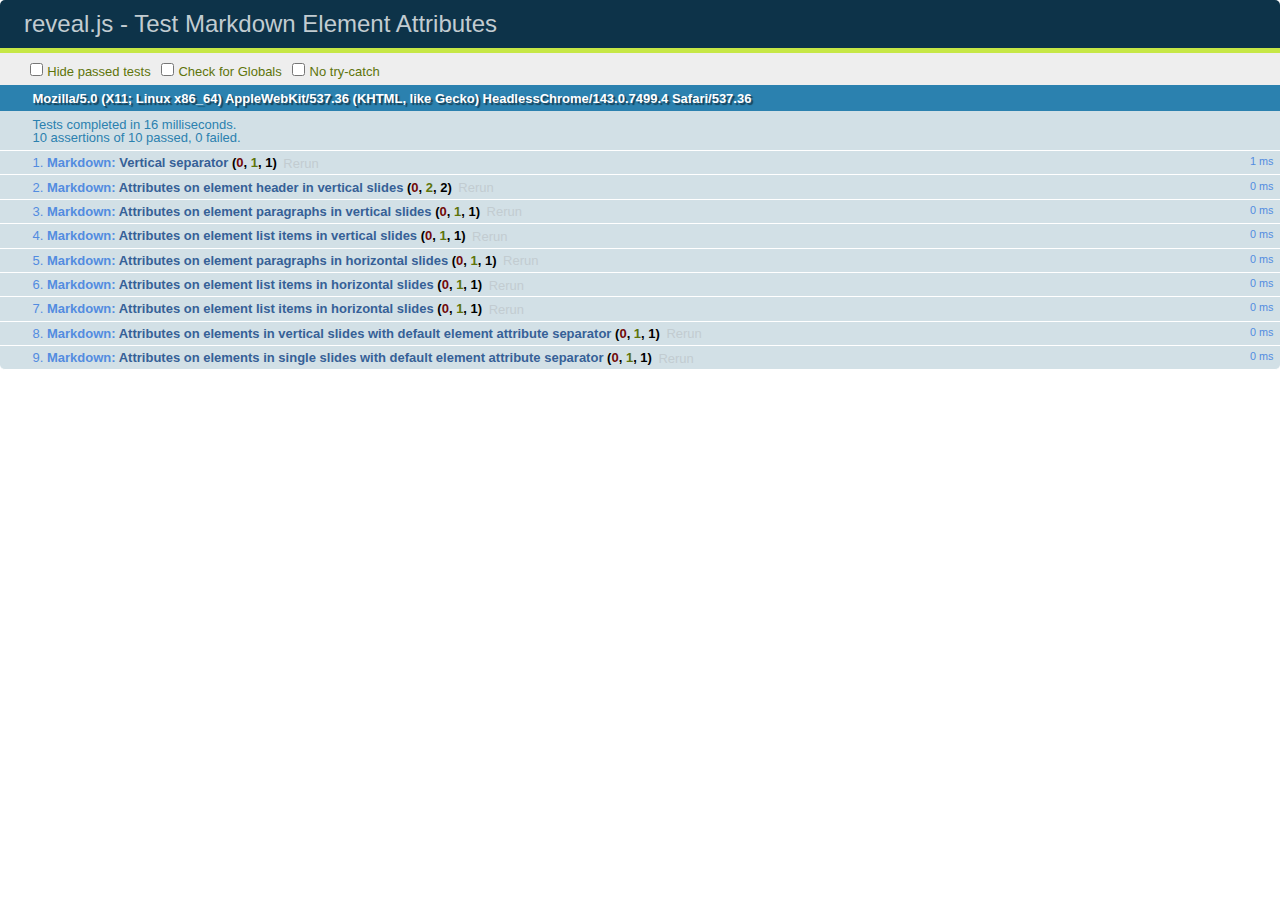
<file: revealjs/test/test-markdown-element-attributes.html>
<!doctype html>
<html lang="en">

	<head>
		<meta charset="utf-8">

		<title>reveal.js - Test Markdown Element Attributes</title>

		<link rel="stylesheet" href="../css/reveal.css">
		<link rel="stylesheet" href="qunit-1.12.0.css">
	</head>

	<body style="overflow: auto;">

		<div id="qunit"></div>
		<div id="qunit-fixture"></div>

		<div class="reveal" style="display: none;">

			<div class="slides">

				<!-- <section data-markdown="example.md" data-separator="^\n\n\n" data-separator-vertical="^\n\n"></section> -->

				<!-- Slides are separated by newline + three dashes + newline, vertical slides identical but two dashes -->
				<section data-markdown data-separator="^\n---\n$" data-separator-vertical="^\n--\n$" data-element-attributes="{_\s*?([^}]+?)}">>
					<script type="text/template">
						## Slide 1.1
						<!-- {_class="fragment fade-out" data-fragment-index="1"} -->

						--

						## Slide 1.2
						<!-- {_class="fragment shrink"} -->

						Paragraph 1
						<!-- {_class="fragment grow"} -->

						Paragraph 2
						<!-- {_class="fragment grow"} -->

						- list item 1 <!-- {_class="fragment grow"} -->
						- list item 2 <!-- {_class="fragment grow"} -->
						- list item 3 <!-- {_class="fragment grow"} -->


						---

						## Slide 2


						Paragraph 1.2  
						multi-line <!-- {_class="fragment highlight-red"} -->

						Paragraph 2.2 <!-- {_class="fragment highlight-red"} -->

						Paragraph 2.3 <!-- {_class="fragment highlight-red"} -->

						Paragraph 2.4 <!-- {_class="fragment highlight-red"} -->

						- list item 1 <!-- {_class="fragment highlight-green"} -->
						- list item 2<!-- {_class="fragment highlight-green"} -->
						- list item 3<!-- {_class="fragment highlight-green"} -->
						- list item 4
						<!-- {_class="fragment highlight-green"} -->
						- list item 5<!-- {_class="fragment highlight-green"} -->

						Test

						![Example Picture](examples/assets/image2.png)
						<!-- {_class="reveal stretch"} -->

					</script>
				</section>



				<section 	data-markdown data-separator="^\n\n\n"
									data-separator-vertical="^\n\n"
									data-separator-notes="^Note:"
									data-charset="utf-8">
					<script type="text/template">
						# Test attributes in Markdown with default separator
						## Slide 1 Def <!-- .element: class="fragment highlight-red" data-fragment-index="1" -->


						## Slide 2 Def
						<!-- .element: class="fragment highlight-red" -->

					</script>
				</section>

				<section data-markdown>
				  <script type="text/template">
					## Hello world
					A paragraph
					<!-- .element: class="fragment highlight-blue" -->
				  </script>
				</section>

				<section data-markdown>
				  <script type="text/template">
					## Hello world

					Multiple  
					Line
					<!-- .element: class="fragment highlight-blue" -->
				  </script>
				</section>

				<section data-markdown>
				  <script type="text/template">
					## Hello world

					Test<!-- .element: class="fragment highlight-blue" -->

					More Test
				  </script>
				</section>


			</div>

		</div>

		<script src="../lib/js/head.min.js"></script>
		<script src="../js/reveal.js"></script>
		<script src="../plugin/markdown/marked.js"></script>
		<script src="../plugin/markdown/markdown.js"></script>
		<script src="qunit-1.12.0.js"></script>

		<script src="test-markdown-element-attributes.js"></script>

	</body>
</html>
</file>
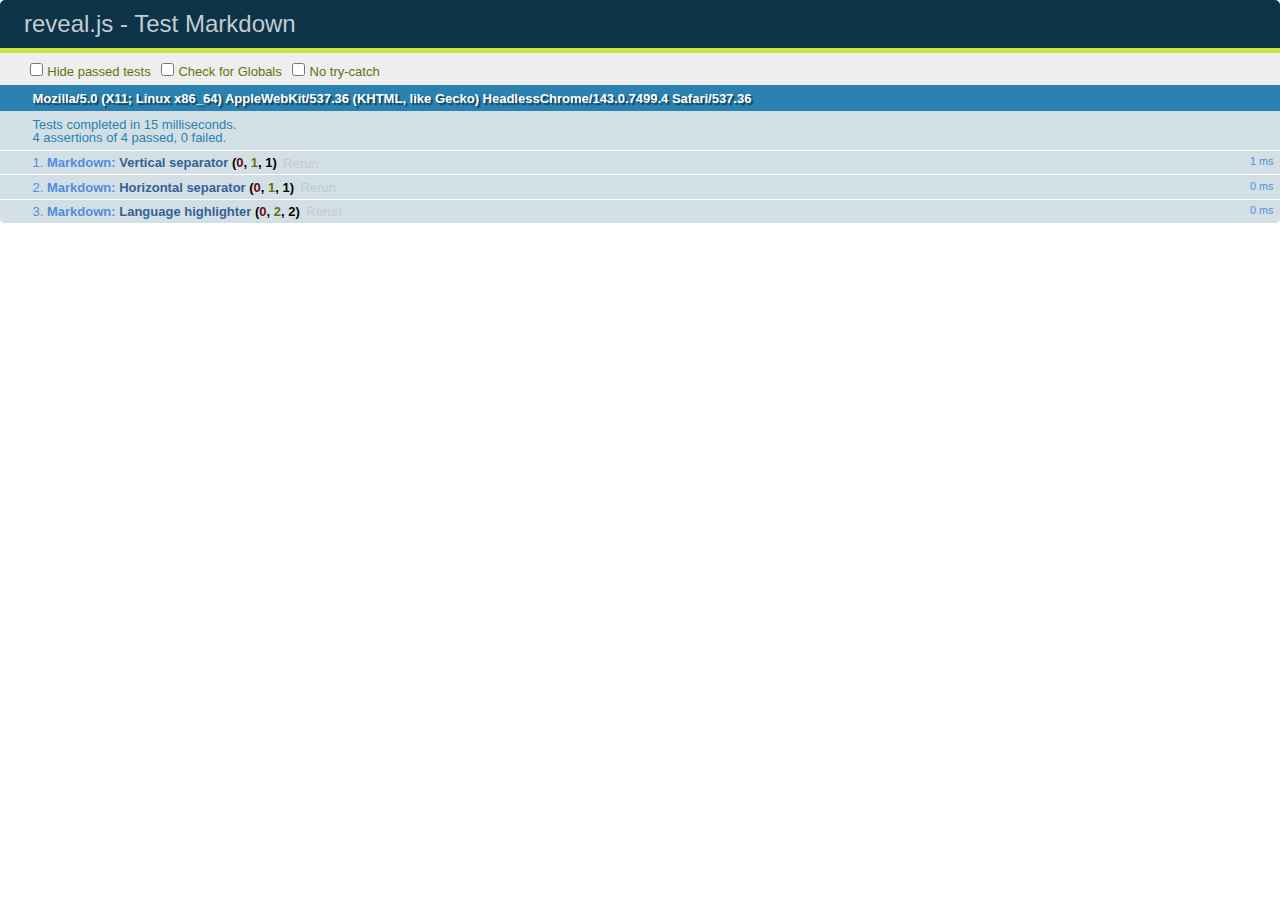
<file: revealjs/test/test-markdown-external.html>
<!doctype html>
<html lang="en">

	<head>
		<meta charset="utf-8">

		<title>reveal.js - Test Markdown</title>

		<link rel="stylesheet" href="../css/reveal.css">
		<link rel="stylesheet" href="qunit-1.12.0.css">
	</head>

	<body style="overflow: auto;">

		<div id="qunit"></div>
  		<div id="qunit-fixture"></div>

		<div class="reveal" style="display: none;">

			<div class="slides">
				<section data-markdown="simple.md" data-separator="^\n\n\n" data-separator-vertical="^\n\n"></section>
			</div>

		</div>

		<script src="../lib/js/head.min.js"></script>
		<script src="../js/reveal.js"></script>
		<script src="../plugin/highlight/highlight.js"></script>
		<script src="../plugin/markdown/marked.js"></script>
		<script src="../plugin/markdown/markdown.js"></script>
		<script src="qunit-1.12.0.js"></script>

		<script src="test-markdown-external.js"></script>

	</body>
</html>
</file>
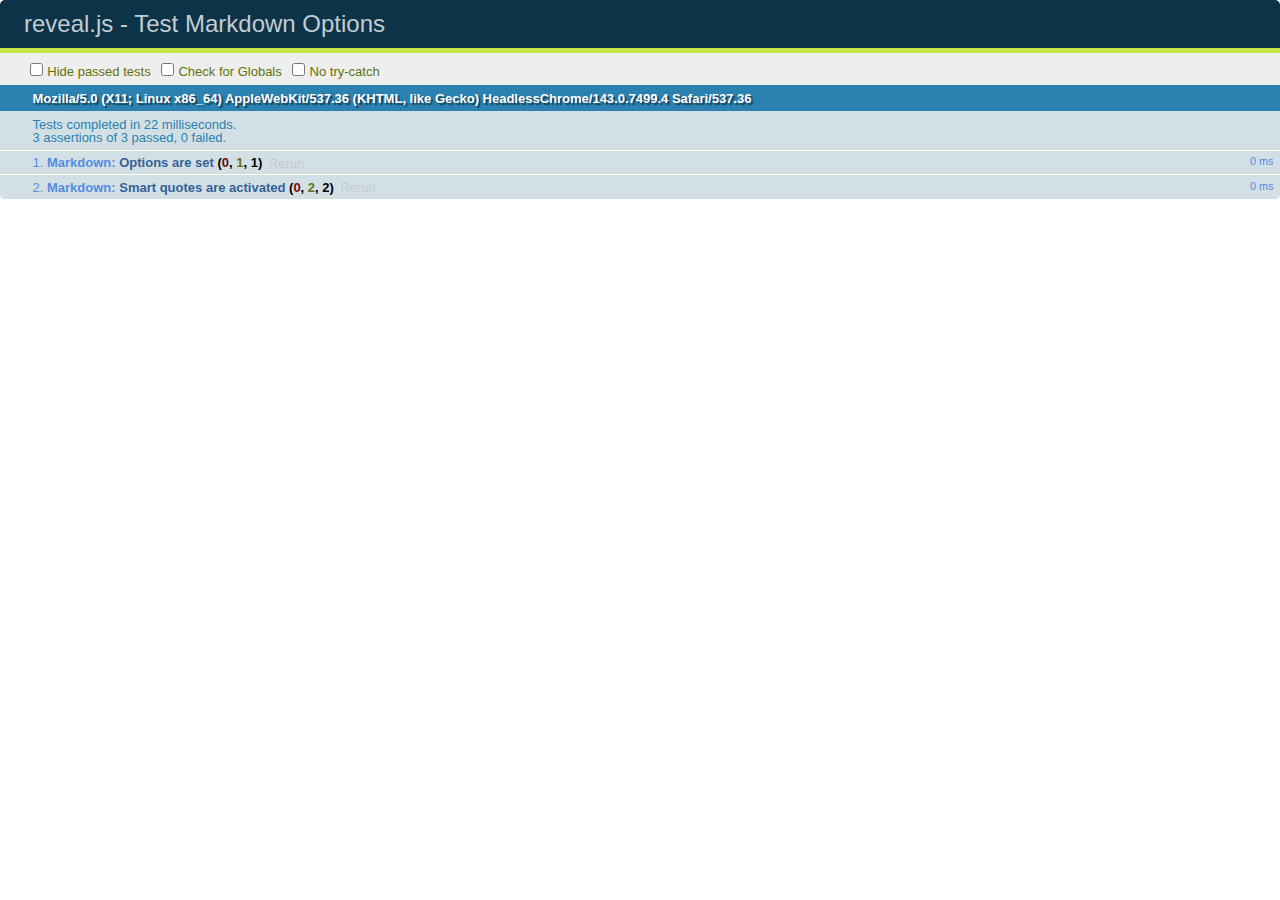
<file: revealjs/test/test-markdown-options.html>
<!doctype html>
<html lang="en">

	<head>
		<meta charset="utf-8">

		<title>reveal.js - Test Markdown Options</title>

		<link rel="stylesheet" href="../css/reveal.css">
		<link rel="stylesheet" href="qunit-1.12.0.css">
	</head>

	<body style="overflow: auto;">

		<div id="qunit"></div>
		<div id="qunit-fixture"></div>

		<div class="reveal" style="display: none;">

			<div class="slides">

				<section data-markdown>
					<script type="text/template">
						## Testing Markdown Options

						This "slide" should contain 'smart' quotes.
					</script>
				</section>

			</div>

		</div>

		<script src="../lib/js/head.min.js"></script>
		<script src="../js/reveal.js"></script>
		<script src="qunit-1.12.0.js"></script>

		<script src="test-markdown-options.js"></script>

	</body>
</html>
</file>
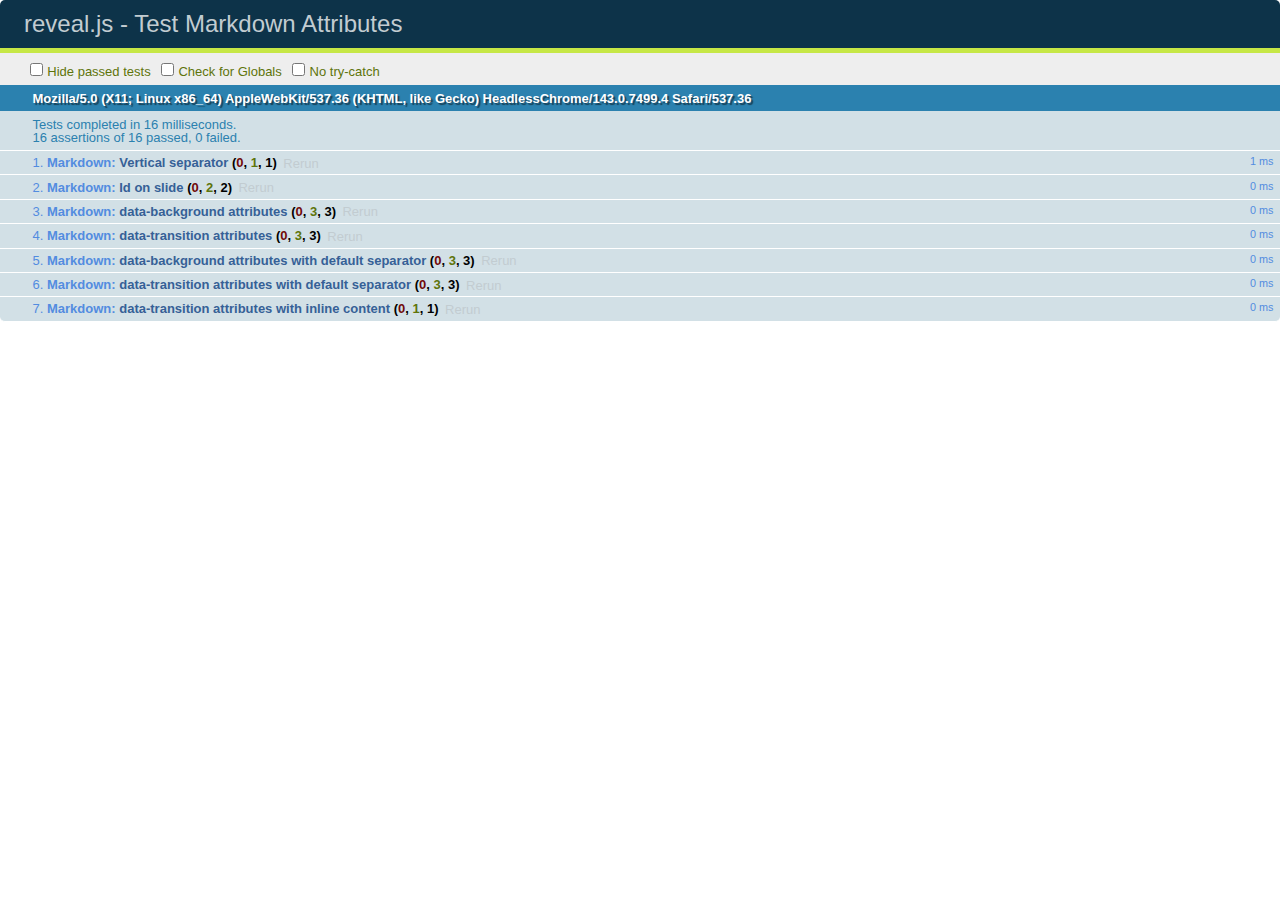
<file: revealjs/test/test-markdown-slide-attributes.html>
<!doctype html>
<html lang="en">

	<head>
		<meta charset="utf-8">

		<title>reveal.js - Test Markdown Attributes</title>

		<link rel="stylesheet" href="../css/reveal.css">
		<link rel="stylesheet" href="qunit-1.12.0.css">
	</head>

	<body style="overflow: auto;">

		<div id="qunit"></div>
		<div id="qunit-fixture"></div>

		<div class="reveal" style="display: none;">

			<div class="slides">

				<!-- <section data-markdown="example.md" data-separator="^\n\n\n" data-separator-vertical="^\n\n"></section> -->

				<!-- Slides are separated by three lines, vertical slides by two lines, attributes are one any line starting with (spaces and) two dashes -->
				<section 	data-markdown data-separator="^\n\n\n"
									data-separator-vertical="^\n\n"
									data-separator-notes="^Note:"
									data-attributes="--\s(.*?)$"
									data-charset="utf-8">
					<script type="text/template">
						# Test attributes in Markdown
						## Slide 1



						## Slide 2
						<!-- -- id="slide2" data-transition="zoom" data-background="#A0C66B" -->


						## Slide 2.1
						<!-- -- data-background="#ff0000" data-transition="fade" -->


						## Slide 2.2
						[Link to Slide2](#/slide2)



						## Slide 3
						<!-- -- data-transition="zoom" data-background="#C6916B" -->



						## Slide 4
					</script>
				</section>

				<section 	data-markdown data-separator="^\n\n\n"
									data-separator-vertical="^\n\n"
									data-separator-notes="^Note:"
									data-charset="utf-8">
					<script type="text/template">
						# Test attributes in Markdown with default separator
						## Slide 1 Def



						## Slide 2 Def
						<!-- .slide: id="slide2def" data-transition="concave" data-background="#A7C66B" -->


						## Slide 2.1 Def
						<!-- .slide: data-background="#f70000" data-transition="page" -->


						## Slide 2.2 Def
						[Link to Slide2](#/slide2def)



						## Slide 3 Def
						<!-- .slide: data-transition="concave" data-background="#C7916B" -->



						## Slide 4
					</script>
				</section>

				<section data-markdown>
					<script type="text/template">
						<!-- .slide: data-background="#ff0000" -->
						## Hello world
					</script>
				</section>

				<section data-markdown>
					<script type="text/template">
						## Hello world
						<!-- .slide: data-background="#ff0000" -->
					</script>
				</section>

				<section data-markdown>
					<script type="text/template">
						## Hello world

						Test
						<!-- .slide: data-background="#ff0000" -->

						More Test
					</script>
				</section>

			</div>

		</div>

		<script src="../lib/js/head.min.js"></script>
		<script src="../js/reveal.js"></script>
		<script src="../plugin/markdown/marked.js"></script>
		<script src="../plugin/markdown/markdown.js"></script>
		<script src="qunit-1.12.0.js"></script>

		<script src="test-markdown-slide-attributes.js"></script>

	</body>
</html>
</file>
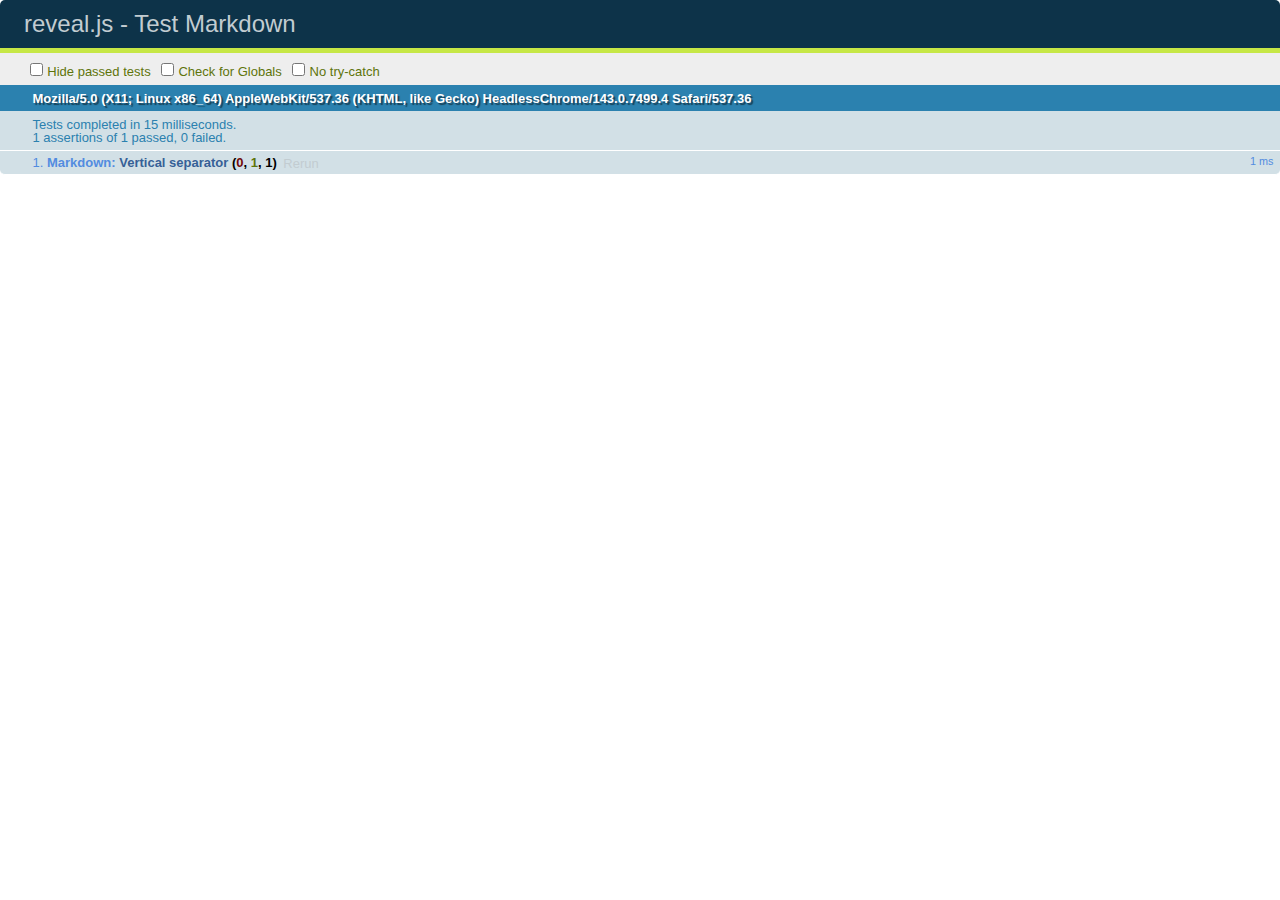
<file: revealjs/test/test-markdown.html>
<!doctype html>
<html lang="en">

	<head>
		<meta charset="utf-8">

		<title>reveal.js - Test Markdown</title>

		<link rel="stylesheet" href="../css/reveal.css">
		<link rel="stylesheet" href="qunit-1.12.0.css">
	</head>

	<body style="overflow: auto;">

		<div id="qunit"></div>
		<div id="qunit-fixture"></div>

		<div class="reveal" style="display: none;">

			<div class="slides">

				<!-- <section data-markdown="example.md" data-separator="^\n\n\n" data-separator-vertical="^\n\n"></section> -->

				<!-- Slides are separated by newline + three dashes + newline, vertical slides identical but two dashes -->
				<section data-markdown data-separator="^\n---\n$" data-separator-vertical="^\n--\n$">
					<script type="text/template">
						## Slide 1.1

						--

						## Slide 1.2

						---

						## Slide 2
					</script>
				</section>

			</div>

		</div>

		<script src="../lib/js/head.min.js"></script>
		<script src="../js/reveal.js"></script>
		<script src="../plugin/markdown/marked.js"></script>
		<script src="../plugin/markdown/markdown.js"></script>
		<script src="qunit-1.12.0.js"></script>

		<script src="test-markdown.js"></script>

	</body>
</html>
</file>
<file: css/nucleus.css>
*, *::before, *::after {
  -webkit-box-sizing: border-box;
  -moz-box-sizing: border-box;
  box-sizing: border-box; }

@-webkit-viewport {
  width: device-width; }
@-moz-viewport {
  width: device-width; }
@-ms-viewport {
  width: device-width; }
@-o-viewport {
  width: device-width; }
@viewport {
  width: device-width; }
html {
  font-size: 100%;
  -ms-text-size-adjust: 100%;
  -webkit-text-size-adjust: 100%; }

body {
  margin: 0; }

article,
aside,
details,
figcaption,
figure,
footer,
header,
hgroup,
main,
nav,
section,
summary {
  display: block; }

audio,
canvas,
progress,
video {
  display: inline-block;
  vertical-align: baseline; }

audio:not([controls]) {
  display: none;
  height: 0; }

[hidden],
template {
  display: none; }

a {
  background: transparent;
  text-decoration: none; }

a:active,
a:hover {
  outline: 0; }

abbr[title] {
  border-bottom: 1px dotted; }

b,
strong {
  font-weight: bold; }

dfn {
  font-style: italic; }

mark {
  background: #FFFF27;
  color: #333; }

sub,
sup {
  font-size: 0.8rem;
  line-height: 0;
  position: relative;
  vertical-align: baseline; }

sup {
  top: -0.5em; }

sub {
  bottom: -0.25em; }

img {
  border: 0;
  max-width: 100%; }

svg:not(:root) {
  overflow: hidden; }

figure {
  margin: 1em 40px; }

hr {
  height: 0; }

pre {
  overflow: auto; }

button,
input,
optgroup,
select,
textarea {
  color: inherit;
  font: inherit;
  margin: 0; }

button {
  overflow: visible; }

button,
select {
  text-transform: none; }

button,
html input[type="button"],
input[type="reset"],
input[type="submit"] {
  -webkit-appearance: button;
  cursor: pointer; }

button[disabled],
html input[disabled] {
  cursor: default; }

button::-moz-focus-inner,
input::-moz-focus-inner {
  border: 0;
  padding: 0; }

input {
  line-height: normal; }

input[type="checkbox"],
input[type="radio"] {
  padding: 0; }

input[type="number"]::-webkit-inner-spin-button,
input[type="number"]::-webkit-outer-spin-button {
  height: auto; }

input[type="search"] {
  -webkit-appearance: textfield; }

input[type="search"]::-webkit-search-cancel-button,
input[type="search"]::-webkit-search-decoration {
  -webkit-appearance: none; }

legend {
  border: 0;
  padding: 0; }

textarea {
  overflow: auto; }

optgroup {
  font-weight: bold; }

table {
  border-collapse: collapse;
  border-spacing: 0;
  table-layout: fixed;
  width: 100%; }

tr, td, th {
  vertical-align: middle; }

th, td {
  padding: 0.425rem 0; }

th {
  text-align: left; }

.container {
  width: 75em;
  margin: 0 auto;
  padding: 0; }
  @media only all and (min-width: 60em) and (max-width: 74.938em) {
    .container {
      width: 60em; } }
  @media only all and (min-width: 48em) and (max-width: 59.938em) {
    .container {
      width: 48em; } }
  @media only all and (min-width: 30.063em) and (max-width: 47.938em) {
    .container {
      width: 30em; } }
  @media only all and (max-width: 30em) {
    .container {
      width: 100%; } }

.grid {
  display: -webkit-box;
  display: -moz-box;
  display: box;
  display: -webkit-flex;
  display: -moz-flex;
  display: -ms-flexbox;
  display: flex;
  -webkit-flex-flow: row;
  -moz-flex-flow: row;
  flex-flow: row;
  list-style: none;
  margin: 0;
  padding: 0; }
  @media only all and (max-width: 47.938em) {
    .grid {
      -webkit-flex-flow: row wrap;
      -moz-flex-flow: row wrap;
      flex-flow: row wrap; } }

.block {
  -webkit-box-flex: 1;
  -moz-box-flex: 1;
  box-flex: 1;
  -webkit-flex: 1;
  -moz-flex: 1;
  -ms-flex: 1;
  flex: 1;
  min-width: 0;
  min-height: 0; }
  @media only all and (max-width: 47.938em) {
    .block {
      -webkit-box-flex: 0;
      -moz-box-flex: 0;
      box-flex: 0;
      -webkit-flex: 0 100%;
      -moz-flex: 0 100%;
      -ms-flex: 0 100%;
      flex: 0 100%; } }

.content {
  margin: 0.625rem;
  padding: 0.938rem; }

@media only all and (max-width: 47.938em) {
  body [class*="size-"] {
    -webkit-box-flex: 0;
    -moz-box-flex: 0;
    box-flex: 0;
    -webkit-flex: 0 100%;
    -moz-flex: 0 100%;
    -ms-flex: 0 100%;
    flex: 0 100%; } }

.size-1-2 {
  -webkit-box-flex: 0;
  -moz-box-flex: 0;
  box-flex: 0;
  -webkit-flex: 0 50%;
  -moz-flex: 0 50%;
  -ms-flex: 0 50%;
  flex: 0 50%; }

.size-1-3 {
  -webkit-box-flex: 0;
  -moz-box-flex: 0;
  box-flex: 0;
  -webkit-flex: 0 33.33333%;
  -moz-flex: 0 33.33333%;
  -ms-flex: 0 33.33333%;
  flex: 0 33.33333%; }

.size-1-4 {
  -webkit-box-flex: 0;
  -moz-box-flex: 0;
  box-flex: 0;
  -webkit-flex: 0 25%;
  -moz-flex: 0 25%;
  -ms-flex: 0 25%;
  flex: 0 25%; }

.size-1-5 {
  -webkit-box-flex: 0;
  -moz-box-flex: 0;
  box-flex: 0;
  -webkit-flex: 0 20%;
  -moz-flex: 0 20%;
  -ms-flex: 0 20%;
  flex: 0 20%; }

.size-1-6 {
  -webkit-box-flex: 0;
  -moz-box-flex: 0;
  box-flex: 0;
  -webkit-flex: 0 16.66667%;
  -moz-flex: 0 16.66667%;
  -ms-flex: 0 16.66667%;
  flex: 0 16.66667%; }

.size-1-7 {
  -webkit-box-flex: 0;
  -moz-box-flex: 0;
  box-flex: 0;
  -webkit-flex: 0 14.28571%;
  -moz-flex: 0 14.28571%;
  -ms-flex: 0 14.28571%;
  flex: 0 14.28571%; }

.size-1-8 {
  -webkit-box-flex: 0;
  -moz-box-flex: 0;
  box-flex: 0;
  -webkit-flex: 0 12.5%;
  -moz-flex: 0 12.5%;
  -ms-flex: 0 12.5%;
  flex: 0 12.5%; }

.size-1-9 {
  -webkit-box-flex: 0;
  -moz-box-flex: 0;
  box-flex: 0;
  -webkit-flex: 0 11.11111%;
  -moz-flex: 0 11.11111%;
  -ms-flex: 0 11.11111%;
  flex: 0 11.11111%; }

.size-1-10 {
  -webkit-box-flex: 0;
  -moz-box-flex: 0;
  box-flex: 0;
  -webkit-flex: 0 10%;
  -moz-flex: 0 10%;
  -ms-flex: 0 10%;
  flex: 0 10%; }

.size-1-11 {
  -webkit-box-flex: 0;
  -moz-box-flex: 0;
  box-flex: 0;
  -webkit-flex: 0 9.09091%;
  -moz-flex: 0 9.09091%;
  -ms-flex: 0 9.09091%;
  flex: 0 9.09091%; }

.size-1-12 {
  -webkit-box-flex: 0;
  -moz-box-flex: 0;
  box-flex: 0;
  -webkit-flex: 0 8.33333%;
  -moz-flex: 0 8.33333%;
  -ms-flex: 0 8.33333%;
  flex: 0 8.33333%; }

@media only all and (min-width: 48em) and (max-width: 59.938em) {
  .size-tablet-1-2 {
    -webkit-box-flex: 0;
    -moz-box-flex: 0;
    box-flex: 0;
    -webkit-flex: 0 50%;
    -moz-flex: 0 50%;
    -ms-flex: 0 50%;
    flex: 0 50%; }

  .size-tablet-1-3 {
    -webkit-box-flex: 0;
    -moz-box-flex: 0;
    box-flex: 0;
    -webkit-flex: 0 33.33333%;
    -moz-flex: 0 33.33333%;
    -ms-flex: 0 33.33333%;
    flex: 0 33.33333%; }

  .size-tablet-1-4 {
    -webkit-box-flex: 0;
    -moz-box-flex: 0;
    box-flex: 0;
    -webkit-flex: 0 25%;
    -moz-flex: 0 25%;
    -ms-flex: 0 25%;
    flex: 0 25%; }

  .size-tablet-1-5 {
    -webkit-box-flex: 0;
    -moz-box-flex: 0;
    box-flex: 0;
    -webkit-flex: 0 20%;
    -moz-flex: 0 20%;
    -ms-flex: 0 20%;
    flex: 0 20%; }

  .size-tablet-1-6 {
    -webkit-box-flex: 0;
    -moz-box-flex: 0;
    box-flex: 0;
    -webkit-flex: 0 16.66667%;
    -moz-flex: 0 16.66667%;
    -ms-flex: 0 16.66667%;
    flex: 0 16.66667%; }

  .size-tablet-1-7 {
    -webkit-box-flex: 0;
    -moz-box-flex: 0;
    box-flex: 0;
    -webkit-flex: 0 14.28571%;
    -moz-flex: 0 14.28571%;
    -ms-flex: 0 14.28571%;
    flex: 0 14.28571%; }

  .size-tablet-1-8 {
    -webkit-box-flex: 0;
    -moz-box-flex: 0;
    box-flex: 0;
    -webkit-flex: 0 12.5%;
    -moz-flex: 0 12.5%;
    -ms-flex: 0 12.5%;
    flex: 0 12.5%; }

  .size-tablet-1-9 {
    -webkit-box-flex: 0;
    -moz-box-flex: 0;
    box-flex: 0;
    -webkit-flex: 0 11.11111%;
    -moz-flex: 0 11.11111%;
    -ms-flex: 0 11.11111%;
    flex: 0 11.11111%; }

  .size-tablet-1-10 {
    -webkit-box-flex: 0;
    -moz-box-flex: 0;
    box-flex: 0;
    -webkit-flex: 0 10%;
    -moz-flex: 0 10%;
    -ms-flex: 0 10%;
    flex: 0 10%; }

  .size-tablet-1-11 {
    -webkit-box-flex: 0;
    -moz-box-flex: 0;
    box-flex: 0;
    -webkit-flex: 0 9.09091%;
    -moz-flex: 0 9.09091%;
    -ms-flex: 0 9.09091%;
    flex: 0 9.09091%; }

  .size-tablet-1-12 {
    -webkit-box-flex: 0;
    -moz-box-flex: 0;
    box-flex: 0;
    -webkit-flex: 0 8.33333%;
    -moz-flex: 0 8.33333%;
    -ms-flex: 0 8.33333%;
    flex: 0 8.33333%; } }
@media only all and (max-width: 47.938em) {
  @supports not (flex-wrap: wrap) {
    .grid {
      display: block;
      -webkit-box-lines: inherit;
      -moz-box-lines: inherit;
      box-lines: inherit;
      -webkit-flex-wrap: inherit;
      -moz-flex-wrap: inherit;
      -ms-flex-wrap: inherit;
      flex-wrap: inherit; }

    .block {
      display: block;
      -webkit-box-flex: inherit;
      -moz-box-flex: inherit;
      box-flex: inherit;
      -webkit-flex: inherit;
      -moz-flex: inherit;
      -ms-flex: inherit;
      flex: inherit; } } }
.first-block {
  -webkit-box-ordinal-group: 0;
  -webkit-order: -1;
  -ms-flex-order: -1;
  order: -1; }

.last-block {
  -webkit-box-ordinal-group: 2;
  -webkit-order: 1;
  -ms-flex-order: 1;
  order: 1; }

.fixed-blocks {
  -webkit-flex-flow: row wrap;
  -moz-flex-flow: row wrap;
  flex-flow: row wrap; }
  .fixed-blocks .block {
    -webkit-box-flex: inherit;
    -moz-box-flex: inherit;
    box-flex: inherit;
    -webkit-flex: inherit;
    -moz-flex: inherit;
    -ms-flex: inherit;
    flex: inherit;
    width: 25%; }
    @media only all and (min-width: 60em) and (max-width: 74.938em) {
      .fixed-blocks .block {
        width: 33.33333%; } }
    @media only all and (min-width: 48em) and (max-width: 59.938em) {
      .fixed-blocks .block {
        width: 50%; } }
    @media only all and (max-width: 47.938em) {
      .fixed-blocks .block {
        width: 100%; } }

body {
  font-size: 1.05rem;
  line-height: 1.7; }

h1, h2, h3, h4, h5, h6 {
  margin: 0.85rem 0 1.7rem 0;
  text-rendering: optimizeLegibility; }

h1 {
  font-size: 3.25rem; }

h2 {
  font-size: 2.55rem; }

h3 {
  font-size: 2.15rem; }

h4 {
  font-size: 1.8rem; }

h5 {
  font-size: 1.4rem; }

h6 {
  font-size: 0.9rem; }

p {
  margin: 1.7rem 0; }

ul, ol {
  margin-top: 1.7rem;
  margin-bottom: 1.7rem; }
  ul ul, ul ol, ol ul, ol ol {
    margin-top: 0;
    margin-bottom: 0; }

blockquote {
  margin: 1.7rem 0;
  padding-left: 0.85rem; }

cite {
  display: block;
  font-size: 0.925rem; }
  cite:before {
    content: "\2014 \0020"; }

pre {
  margin: 1.7rem 0;
  padding: 0.938rem; }

code {
  vertical-align: bottom; }

small {
  font-size: 0.925rem; }

hr {
  border-left: none;
  border-right: none;
  border-top: none;
  margin: 1.7rem 0; }

fieldset {
  border: 0;
  padding: 0.938rem;
  margin: 0 0 1.7rem 0; }

input,
label,
select {
  display: block; }

label {
  margin-bottom: 0.425rem; }
  label.required:after {
    content: "*"; }
  label abbr {
    display: none; }

textarea, input[type="email"], input[type="number"], input[type="password"], input[type="search"], input[type="tel"], input[type="text"], input[type="url"], input[type="color"], input[type="date"], input[type="datetime"], input[type="datetime-local"], input[type="month"], input[type="time"], input[type="week"], select[multiple=multiple] {
  -webkit-transition: border-color;
  -moz-transition: border-color;
  transition: border-color;
  border-radius: 0.1875rem;
  margin-bottom: 0.85rem;
  padding: 0.425rem 0.425rem;
  width: 100%; }
  textarea:focus, input[type="email"]:focus, input[type="number"]:focus, input[type="password"]:focus, input[type="search"]:focus, input[type="tel"]:focus, input[type="text"]:focus, input[type="url"]:focus, input[type="color"]:focus, input[type="date"]:focus, input[type="datetime"]:focus, input[type="datetime-local"]:focus, input[type="month"]:focus, input[type="time"]:focus, input[type="week"]:focus, select[multiple=multiple]:focus {
    outline: none; }

textarea {
  resize: vertical; }

input[type="checkbox"], input[type="radio"] {
  display: inline;
  margin-right: 0.425rem; }

input[type="file"] {
  width: 100%; }

select {
  width: auto;
  max-width: 100%;
  margin-bottom: 1.7rem; }

button,
input[type="submit"] {
  cursor: pointer;
  user-select: none;
  vertical-align: middle;
  white-space: nowrap;
  border: inherit; }

/*# sourceMappingURL=nucleus.css.map */
</file>
<file: css/hybrid.css>
/*

vim-hybrid theme by w0ng (https://github.com/w0ng/vim-hybrid)

*/

/*background color*/
.hljs {
  display: block;
  overflow-x: auto;
  padding: 0.5em;
  background: #1d1f21;
}

/*selection color*/
.hljs::selection,
.hljs span::selection {
  background: #373b41;
}

.hljs::-moz-selection,
.hljs span::-moz-selection {
  background: #373b41;
}

/*foreground color*/
.hljs {
  color: #c5c8c6;
}

/*color: fg_yellow*/
.hljs-title,
.hljs-name {
  color: #f0c674;
}

/*color: fg_comment*/
.hljs-comment,
.hljs-meta,
.hljs-meta .hljs-keyword {
  color: #707880;
}

/*color: fg_red*/
.hljs-number,
.hljs-symbol,
.hljs-literal,
.hljs-deletion,
.hljs-link {
 color: #cc6666
}

/*color: fg_green*/
.hljs-string,
.hljs-doctag,
.hljs-addition,
.hljs-regexp,
.hljs-selector-attr,
.hljs-selector-pseudo {
  color: #b5bd68;
}

/*color: fg_purple*/
.hljs-attribute,
.hljs-code,
.hljs-selector-id {
 color: #b294bb;
}

/*color: fg_blue*/
.hljs-keyword,
.hljs-selector-tag,
.hljs-bullet,
.hljs-tag {
 color: #81a2be;
}

/*color: fg_aqua*/
.hljs-subst,
.hljs-variable,
.hljs-template-tag,
.hljs-template-variable {
  color: #8abeb7;
}

/*color: fg_orange*/
.hljs-type,
.hljs-built_in,
.hljs-builtin-name,
.hljs-quote,
.hljs-section,
.hljs-selector-class {
  color: #de935f;
}

.hljs-emphasis {
  font-style: italic;
}

.hljs-strong {
  font-weight: bold;
}
</file>
<file: css/horsey.css>
.sey-list {
  display: none;
  position: absolute;
  padding: 0;
  margin: 0;
  list-style-type: none;
  box-shadow: 1px 2px 6px;
  background-color: #fff;
  color: #333;
  transition: left 0.1s ease-in-out;
  max-height: 70vh;
  overflow: auto;
  width: 265px;
}
.sey-show {
  display: block;
}
.sey-hide {
  display: none;
}
.sey-item {
  cursor: pointer;
  overflow: hidden;
  white-space: nowrap;
  text-overflow: ellipsis;
  padding: 7px;
}
.sey-item:hover {
  background-color: #444;
  color: #fff;
}
.sey-selected {
  background-color: #333;
  color: #fff;
}
</file>
<file: css/theme.css>
@charset "UTF-8";
/* Table of contents */

.progress ul {
  list-style: none;
  margin: 0;
  padding: 0 5px;
}

#TableOfContents {
    font-size: 13px !important;
    max-height: 85vh;
    overflow: auto;
    padding: 15px !important;
}


#TableOfContents > ul > li > ul > li > ul li {
  margin-right: 8px;
}

#TableOfContents > ul > li > a   {
  font-weight: bold; padding: 0 18px; margin: 0 2px;
}

#TableOfContents > ul > li > ul > li > a {
  font-weight: bold;
}

#TableOfContents > ul > li > ul > li > ul > li > ul > li > ul > li  {
    display: none;
}

body {
    font-size: 16px !important;
    color: #323232 !important;
}

#body a.highlight, #body a.highlight:hover, #body a.highlight:focus {
    text-decoration: none;
    outline: none;
    outline: 0;
}
#body a.highlight {
    line-height: 1.1;
    display: inline-block;
}
#body a.highlight:after {
    display: block;
    content: "";
    height: 1px;
    width: 0%;
    background-color: #0082a7; /*#CE3B2F*/
    -webkit-transition: width 0.5s ease;
    -moz-transition: width 0.5s ease;
    -ms-transition: width 0.5s ease;
    transition: width 0.5s ease;
}
#body a.highlight:hover:after, #body a.highlight:focus:after {
    width: 100%;
}
.progress {
    position:absolute;
    background-color: rgba(246, 246, 246, 0.97);
    width: auto;
    border: thin solid #ECECEC;
    display:none;
    z-index:200;
}

#toc-menu {
  border-right: thin solid #DAD8D8 !important;
  padding-right: 1rem !important;
  margin-right: 0.5rem !important;
}

#sidebar-toggle-span {
  border-right: thin solid #DAD8D8 !important;
  padding-right: 0.5rem !important;
  margin-right: 1rem !important;
}

#top-bar {
  z-index: 1000;
}

#top-bar.is_stuck {
  box-shadow: 0 5px 10px rgba(0, 0, 0, 0.1);
}

.btn {
  display: inline-block !important;
  padding: 6px 12px !important;
  margin-bottom: 0 !important;
  font-size: 14px !important;
  font-weight: normal !important;
  line-height: 1.42857143 !important;
  text-align: center !important;
  white-space: nowrap !important;
  vertical-align: middle !important;
  -ms-touch-action: manipulation !important;
      touch-action: manipulation !important;
  cursor: pointer !important;
  -webkit-user-select: none !important;
     -moz-user-select: none !important;
      -ms-user-select: none !important;
          user-select: none !important;
  background-image: none !important;
  border: 1px solid transparent !important;
  border-radius: 4px !important;
  -webkit-transition: all 0.15s !important;
     -moz-transition: all 0.15s !important;
          transition: all 0.15s !important;
}
.btn:focus {
  /*outline: thin dotted;
  outline: 5px auto -webkit-focus-ring-color;
  outline-offset: -2px;*/
  outline: none !important;
}
.btn:hover,
.btn:focus {
  color: #2b2b2b !important;
  text-decoration: none !important;
}

.btn-default {
  color: #333 !important;
  background-color: #fff !important;
  border-color: #ccc !important;
}
.btn-default:hover,
.btn-default:focus,
.btn-default:active {
  color: #fff !important;
  background-color: #9e9e9e !important;
  border-color: #9e9e9e !important;
}
.btn-default:active {
  background-image: none !important;
}

/* anchors */
.anchor {
  color: #00bdf3;
  font-size: 0.5em;
  cursor:pointer;
  visibility:hidden;
  margin-left: 0.5em;
    position: absolute;
    margin-top:0.1em;
}

h2:hover .anchor, h3:hover .anchor, h4:hover .anchor, h5:hover .anchor, h6:hover .anchor {
  visibility:visible;
}

/* Redfines headers style */

h2, h3, h4, h5, h6 {
  font-weight: 400;
  line-height: 1.1;
}

h1 a, h2 a, h3 a, h4 a, h5 a, h6 a {
  font-weight: inherit;
}

h2 {
  font-size: 2.5rem;
  line-height: 110% !important;
  margin: 2.5rem 0 1.5rem 0;
  text-transform: capitalize;
}

h3 {
  font-size: 2rem;
  line-height: 110% !important;
  margin: 2rem 0 1rem 0;
}

h4 {
  font-size: 1.5rem;
  line-height: 110% !important;
  margin: 1.5rem 0 0.75rem 0;
}

h5 {
  font-size: 1rem;
  line-height: 110% !important;
  margin: 1rem 0 0.2rem 0;
}

h6 {
  font-size: 0.5rem;
  line-height: 110% !important;
  margin: 0.5rem 0 0.2rem 0;
}

p {
    margin: 1rem 0;
}

figcaption h4 {
    font-weight: 300 !important;
    opacity: .85;
    font-size: 1em;
    text-align: center;
    margin-top: -1.5em;
}
.is_stuck{
    position: fixed; top: 0px; width: 1165px;
}
#tags{
    display: block;
    float:left;
    margin-top: -1rem;
}

.footline {
margin-top:3rem;
border-top: 1px dashed #183f81;
font-size:smaller;
}

#top-github-link, #body #breadcrumbs {
    position: relative;
    top: 50%;
    -webkit-transform: translateY(-50%);
    -moz-transform: translateY(-50%);
    -o-transform: translateY(-50%);
    -ms-transform: translateY(-50%);
    transform: translateY(-50%);
}
.button, .button-secondary {
    display: inline-block;
    padding: 7px 12px;
}
.button:active, .button-secondary:active {
    margin: 2px 0 -2px 0;
}
@font-face {
    font-family: 'Novacento Sans Wide';
    src: url("../fonts/Novecentosanswide-UltraLight-webfont.eot");
    src: url("../fonts/Novecentosanswide-UltraLight-webfont.eot?#iefix") format("embedded-opentype"), url("../fonts/Novecentosanswide-UltraLight-webfont.woff2") format("woff2"), url("../fonts/Novecentosanswide-UltraLight-webfont.woff") format("woff"), url("../fonts/Novecentosanswide-UltraLight-webfont.ttf") format("truetype"), url("../fonts/Novecentosanswide-UltraLight-webfont.svg#novecento_sans_wideultralight") format("svg");
    font-style: normal;
    font-weight: 200;
}
@font-face {
    font-family: 'Work Sans';
    font-style: normal;
    font-weight: 300;
    src: url("../fonts/Work_Sans_300.eot?#iefix") format("embedded-opentype"), url("../fonts/Work_Sans_300.woff") format("woff"), url("../fonts/Work_Sans_300.woff2") format("woff2"), url("../fonts/Work_Sans_300.svg#WorkSans") format("svg"), url("../fonts/Work_Sans_300.ttf") format("truetype");
}
@font-face {
    font-family: 'Work Sans';
    font-style: normal;
    font-weight: 500;
    src: url("../fonts/Work_Sans_500.eot?#iefix") format("embedded-opentype"), url("../fonts/Work_Sans_500.woff") format("woff"), url("../fonts/Work_Sans_500.woff2") format("woff2"), url("../fonts/Work_Sans_500.svg#WorkSans") format("svg"), url("../fonts/Work_Sans_500.ttf") format("truetype");
}
body {
    background: #fff;
    color: #777;
}
body #chapter h1 {
    font-size: 3.5rem;
}
@media only all and (min-width: 48em) and (max-width: 59.938em) {
    body #chapter h1 {
        font-size: 3rem;
    }
}
@media only all and (max-width: 47.938em) {
    body #chapter h1 {
        font-size: 2rem;
    }
}
a {
    color: #2053AB;
}
a:hover {
    color: #0082a7;
}
pre {
    position: relative;
}
.bg {
    background: #fff;
    border: 1px solid #eaeaea;
}
b, strong, label, th {
    font-weight: 600;
}
.default-animation, #header #logo-svg, #header #logo-svg path, #sidebar, #sidebar ul, #body, #body .padding, #body .nav {
    -webkit-transition: all 0.5s ease;
    -moz-transition: all 0.5s ease;
    transition: all 0.5s ease;
}
#grav-logo {
    max-width: 60%;
}
#grav-logo path {
    fill: #fff !important;
}
#sidebar {
    font-weight: 300 !important;
}
fieldset {
    border: 1px solid #ddd;
}
textarea, input[type="email"], input[type="number"], input[type="password"], input[type="search"], input[type="tel"], input[type="text"], input[type="url"], input[type="color"], input[type="date"], input[type="datetime"], input[type="datetime-local"], input[type="month"], input[type="time"], input[type="week"], select[multiple=multiple] {
    background-color: white;
    border: 1px solid #ddd;
    box-shadow: inset 0 1px 3px rgba(0, 0, 0, 0.06);
}
textarea:hover, input[type="email"]:hover, input[type="number"]:hover, input[type="password"]:hover, input[type="search"]:hover, input[type="tel"]:hover, input[type="text"]:hover, input[type="url"]:hover, input[type="color"]:hover, input[type="date"]:hover, input[type="datetime"]:hover, input[type="datetime-local"]:hover, input[type="month"]:hover, input[type="time"]:hover, input[type="week"]:hover, select[multiple=multiple]:hover {
    border-color: #c4c4c4;
}
textarea:focus, input[type="email"]:focus, input[type="number"]:focus, input[type="password"]:focus, input[type="search"]:focus, input[type="tel"]:focus, input[type="text"]:focus, input[type="url"]:focus, input[type="color"]:focus, input[type="date"]:focus, input[type="datetime"]:focus, input[type="datetime-local"]:focus, input[type="month"]:focus, input[type="time"]:focus, input[type="week"]:focus, select[multiple=multiple]:focus {
    border-color: #2053AB;
    box-shadow: inset 0 1px 3px rgba(0,0,0,.06),0 0 5px rgba(0,169,218,.7)
}
#header-wrapper {
    background: #2053AB;
    color: #fff;
    text-align: center;
    border-bottom: 1px solid #183f81;
    padding: 1rem;
}
#header a {
    display: inline-block;
}
#header #logo-svg {
    width: 8rem;
    height: 2rem;
}
#header #logo-svg path {
    fill: #fff;
}
.searchbox {
    margin-top: 1rem;
    position: relative;
    border: 1px solid  #6996e2;
    background: #183f81;
    border-radius: 4px;
}
.searchbox label {
    color: rgba(255, 255, 255, 0.8);
    position: absolute;
    left: 10px;
    top: 3px;
}
.searchbox span {
    color: rgba(255, 255, 255, 0.6);
    position: absolute;
    right: 10px;
    top: 3px;
    cursor: pointer;
}
.searchbox span:hover {
    color: rgba(255, 255, 255, 0.9);
}
.searchbox input {
    display: inline-block;
    color: #fff;
    width: 100%;
    height: 30px;
    background: transparent;
    border: 0;
    padding: 0 25px 0 30px;
    margin: 0;
    font-weight: 300;
}
.searchbox input::-webkit-input-placeholder {
    color: rgba(255, 255, 255, 0.6);
}
.searchbox input::-moz-placeholder {
    color: rgba(255, 255, 255, 0.6);
}
.searchbox input:-moz-placeholder {
    color: rgba(255, 255, 255, 0.6);
}
.searchbox input:-ms-input-placeholder {
    color: rgba(255, 255, 255, 0.6);
}
#sidebar-toggle-span {
    display: none;
}
@media only all and (max-width: 47.938em) {
    #sidebar-toggle-span {
        display: inline;
    }
}
#sidebar {
    background-color: #2053AB;
    position: fixed;
    top: 0;
    width: 300px;
    bottom: 0;
    left: 0;
    font-weight: 400;
    font-size: 15px;
}
#sidebar a {
    color: white;
}
#sidebar a:hover {
    color: #e6e6e6;
}
#sidebar a.subtitle {
    color: rgba(204, 204, 204, 0.6);
}
#sidebar hr {
    border-bottom: 1px solid #2a232f;
}
#sidebar a.padding {
    padding: 0 1rem;
}
#sidebar h5 {
    margin: 2rem 0 0;
    position: relative;
    line-height: 2;
}
#sidebar h5 a {
    display: block;
    margin-left: 0;
    margin-right: 0;
    padding-left: 1rem;
    padding-right: 1rem;
}
#sidebar h5 i {
    color: rgba(204, 204, 204, 0.6);
    position: absolute;
    right: 0.6rem;
    top: 0.7rem;
    font-size: 80%;
}
#sidebar .parent li, #sidebar .active li {
    border-left: 1px solid gray;
}
#sidebar h5.parent a {
    background: #201b24;
    color: #d9d9d9 !important;
}
#sidebar h5.active a {
    background: #fff;
    color: #777 !important;
}
#sidebar h5.active i {
    color: #777 !important;
}
#sidebar h5 + ul.topics {
    display: none;
    margin-top: 0;
}
#sidebar h5.parent + ul.topics, #sidebar h5.active + ul.topics {
    display: block;
}
#sidebar ul {
    list-style: none;
    padding: 0;
    margin: 0;
}
#sidebar ul.searched a {
    color: #999999;
}
#sidebar ul.searched .search-match a {
    color: #e6e6e6;
}
#sidebar ul.searched .search-match a:hover {
    color: white;
}
#sidebar ul.topics {
    margin: 0 1rem;
}
#sidebar ul.topics.searched ul {
    display: block;
}
#sidebar ul.topics ul {
    display: none;
    padding-bottom: 1rem;
}
#sidebar ul.topics ul ul {
    padding-bottom: 0;
}
#sidebar ul.topics li.parent > ul, #sidebar  li.active > ul {
    display: block;
}
#sidebar ul.topics > li > a {
    line-height: 2rem;
    font-size: 1.1rem;
}
#sidebar ul.topics > li > a b {
    opacity: 0.5;
    font-weight: normal;
}
#sidebar ul.topics > li > a .fa {
    margin-top: 9px;
}
#sidebar ul.topics > li.parent, #sidebar ul.topics > li.active {
    background: #183f81;
    margin-left: -1rem;
    margin-right: -1rem;
    padding-left: 1rem;
    padding-right: 1rem;
}
#sidebar ul li.active > a {
    background: #fff;
    color: #777 !important;
    margin-left: -1rem;
    margin-right: -1rem;
    padding-left: 1rem;
    padding-right: 1rem;
}
#sidebar ul li {
    padding: 0;
}
#sidebar ul li.visited + span {
    margin-right: 16px;
}
#sidebar ul li a {
    display: block;
    padding: 2px 0;
}
#sidebar ul li a span {
    text-overflow: ellipsis;
    overflow: hidden;
    white-space: nowrap;
    display: block;
    width: calc(100% - 20px);
}
#sidebar.showVisitedLinks ul li a span {
    width: calc(100% - 45px);
}
#sidebar ul li > a {
    padding: 4px 0;
    position: relative;
}
#sidebar ul li li {
    padding-left: 1rem;
    text-indent: 0.2rem;
}
#main {
    background: #f7f7f7;
    margin: 0 0 1.563rem 0;
}
#body {
    position: relative;
    margin-left: 300px;
    min-height: 100%;
}
#body img, #body .video-container {
    margin: 3rem auto;
    display: block;
    text-align: center;
}
#body img.border, #body .video-container.border {
    border: 2px solid #e6e6e6 !important;
    padding: 2px;
}
#body img.shadow, #body .video-container.shadow {
    box-shadow: 0 10px 30px rgba(0, 0, 0, 0.1);
}
#body img.inline {
    display: inline !important;
    margin: 0 !important;
    vertical-align: bottom;
}
#body .bordered {
    border: 1px solid #ccc;
}
#body .padding {
    padding: 1rem 6rem;
}
@media only all and (max-width: 59.938em) {
    #body .padding {
        position: static;
        padding: 15px 3rem;
    }
}
@media only all and (max-width: 47.938em) {
    #body .padding {
        padding: 5px 1rem;
    }
}
#body h1 + hr {
    margin-top: -1.7rem;
    margin-bottom: 3rem;
}
@media only all and (max-width: 59.938em) {
    #body #navigation {
        position: static;
        margin-right: 0 !important;
        width: 100%;
        display: table;
    }
}
#body .nav {
    position: fixed;
    top: 0;
    bottom: 0;
    width: 4rem;
    font-size: 50px;
    height: 100%;
    cursor: pointer;
    display: table;
    text-align: center;
}
#body .nav > i {
    display: table-cell;
    vertical-align: middle;
    text-align: center;
}
@media only all and (max-width: 59.938em) {
    #body .nav {
        display: table-cell;
        position: static;
        top: auto;
        width: 50%;
        text-align: center;
        height: 100px;
        line-height: 100px;
        padding-top: 0;
    }
    #body .nav > i {
        display: inline-block;
    }
}
#body .nav:hover {
    background: #F6F6F6;
}
#body .nav.nav-pref {
    left: 0;
}
#body .nav.nav-next {
    right: 0;
}
#body-inner {
    margin-bottom: 5rem;
}
#chapter {
    display: flex;
    align-items: center;
    justify-content: center;
    height: 100%;
    padding: 2rem 0;
}
#chapter #body-inner {
    padding-bottom: 3rem;
    max-width: 80%;
}
#chapter h3 {
    font-family: "Work Sans", "Helvetica", "Tahoma", "Geneva", "Arial", sans-serif;
    font-weight: 300;
    text-align: center;
}
#chapter h1 {
    font-size: 5rem;
    border-bottom: 4px solid #F0F2F4;
}
#chapter p {
    text-align: center;
    font-size: 1.2rem;
}
#footer {
    padding: 3rem 1rem;
    color: #b3b3b3;
    font-size: 13px;
}
#footer p {
    margin: 0;
}
body {
    font-family: "Work Sans", "Helvetica", "Tahoma", "Geneva", "Arial", sans-serif;
    font-weight: 300;
    line-height: 1.6;
    font-size: 18px !important;
}
h2, h3, h4, h5, h6 {
    font-family: "Work Sans", "Helvetica", "Tahoma", "Geneva", "Arial", sans-serif;
    text-rendering: optimizeLegibility;
    color: #5e5e5e;
    font-weight: 400;
    letter-spacing: -1px;
}
h1 {
    font-family: "Novacento Sans Wide", "Helvetica", "Tahoma", "Geneva", "Arial", sans-serif;
    text-align: center;
    text-transform: uppercase;
    color: #222;
    font-weight: 200;
}
blockquote {
    border-left: 10px solid #F0F2F4;
}
blockquote p {
    font-size: 1.1rem;
    color: #999;
}
blockquote cite {
    display: block;
    text-align: right;
    color: #666;
    font-size: 1.2rem;
}
div.notices {
    margin: 2rem 0;
    position: relative;
}
div.notices p {
    padding: 15px;
    display: block;
    font-size: 1rem;
    margin-top: 0rem;
    margin-bottom: 0rem;
    color: #666;
}
div.notices p:first-child:before {
    position: absolute;
    top: -27px;
    color: #fff;
    font-family: FontAwesome;
    content: '';
    left: 10px;
}
div.notices p:first-child:after {
    position: absolute;
    top: -27px;
    color: #fff;
    left: 2rem;
}
div.notices.info {
    border-top: 30px solid #F0B37E;
    background: #FFF2DB;
}
div.notices.info p:first-child:after {
    content: 'Info';
}
div.notices.warning {
    border-top: 30px solid rgba(217, 83, 79, 0.8);
    background: #FAE2E2;
}
div.notices.warning p:first-child:after {
    content: 'Warning';
}
div.notices.note {
    border-top: 30px solid #6AB0DE;
    background: #E7F2FA;
}
div.notices.note p:first-child:after {
    content: 'Note';
}
div.notices.tip {
    border-top: 30px solid rgba(92, 184, 92, 0.8);
    background: #E6F9E6;
}
div.notices.tip p:first-child:after {
    content: 'Tip';
}
code, kbd, pre, samp {
    font-family: "Consolas", menlo, monospace;
    font-size: 92%;
}
code {
    border-radius: 2px;
    white-space: nowrap;
    color: #5e5e5e;
    background: #FFF7DD;
    border: 1px solid #fbf0cb;
    padding: 0px 2px;
}
code + .copy-to-clipboard {
    margin-left: -1px;
    border-left: 0 !important;
    font-size: inherit !important;
    vertical-align: middle;
    height: 21px;
    top: 0;
}
pre {
    padding: 1rem;
    margin: 2rem 0;
    background: #1d1f21;
    border: 0;
    border-radius: 2px;
    line-height: 1.15;
}
pre code {
    color: #237794;
    background: inherit;
    white-space: inherit;
    border: 0;
    padding: 0;
    margin: 0;
    font-size: 15px;
}
hr {
    border-bottom: 4px solid #F0F2F4;
}
.page-title {
    margin-top: -25px;
    padding: 25px;
    float: left;
    clear: both;
    background: #183f81;
    color: #fff;
}
#body a.anchor-link {
    color: #ccc;
}
#body a.anchor-link:hover {
    color: #183f81;
}
#body-inner .tabs-wrapper.ui-theme-badges {
    background: #1d1f21;
}
#body-inner .tabs-wrapper.ui-theme-badges .tabs-nav li {
    font-size: 0.9rem;
    text-transform: uppercase;
}
#body-inner .tabs-wrapper.ui-theme-badges .tabs-nav li a {
    background: #35393c;
}
#body-inner .tabs-wrapper.ui-theme-badges .tabs-nav li.current a {
    background: #4d5257;
}
#body-inner pre {
    white-space: pre-wrap;
}
.tabs-wrapper pre {
    margin: 1rem 0;
    border: 0;
    padding: 0;
    background: inherit;
}
table {
    border: 1px solid #eaeaea;
    table-layout: auto;
}
th {
    background: #f7f7f7;
    padding: 0.5rem;
}
td {
    padding: 0.5rem;
    border: 1px solid #eaeaea;
}
.button {
    background: #183f81;
    color: #fff;
    box-shadow: 0 3px 0 #00a5d4;
}
.button:hover {
    background: #00a5d4;
    box-shadow: 0 3px 0 #008db6;
    color: #fff;
}
.button:active {
    box-shadow: 0 1px 0 #008db6;
}
.button-secondary {
    background: #F8B450;
    color: #fff;
    box-shadow: 0 3px 0 #f7a733;
}
.button-secondary:hover {
    background: #f7a733;
    box-shadow: 0 3px 0 #f69b15;
    color: #fff;
}
.button-secondary:active {
    box-shadow: 0 1px 0 #f69b15;
}
.bullets {
    margin: 1.7rem 0;
    margin-left: -0.85rem;
    margin-right: -0.85rem;
    overflow: auto;
}
.bullet {
    float: left;
    padding: 0 0.85rem;
}
.two-column-bullet {
    width: 50%;
}
@media only all and (max-width: 47.938em) {
    .two-column-bullet {
        width: 100%;
    }
}
.three-column-bullet {
    width: 33.33333%;
}
@media only all and (max-width: 47.938em) {
    .three-column-bullet {
        width: 100%;
    }
}
.four-column-bullet {
    width: 25%;
}
@media only all and (max-width: 47.938em) {
    .four-column-bullet {
        width: 100%;
    }
}
.bullet-icon {
    float: left;
    background: #183f81;
    padding: 0.875rem;
    width: 3.5rem;
    height: 3.5rem;
    border-radius: 50%;
    color: #fff;
    font-size: 1.75rem;
    text-align: center;
}
.bullet-icon-1 {
    background: #183f81;
}
.bullet-icon-2 {
    background: #00f3d8;
}
.bullet-icon-3 {
    background: #e6f300;
}
.bullet-content {
    margin-left: 4.55rem;
}
.tooltipped {
    position: relative;
}
.tooltipped:after {
    position: absolute;
    z-index: 1000000;
    display: none;
    padding: 5px 8px;
    font: normal normal 11px/1.5 "Work Sans", "Helvetica", "Tahoma", "Geneva", "Arial", sans-serif;
    color: #fff;
    text-align: center;
    text-decoration: none;
    text-shadow: none;
    text-transform: none;
    letter-spacing: normal;
    word-wrap: break-word;
    white-space: pre;
    pointer-events: none;
    content: attr(aria-label);
    background: rgba(0, 0, 0, 0.8);
    border-radius: 3px;
    -webkit-font-smoothing: subpixel-antialiased;
}
.tooltipped:before {
    position: absolute;
    z-index: 1000001;
    display: none;
    width: 0;
    height: 0;
    color: rgba(0, 0, 0, 0.8);
    pointer-events: none;
    content: "";
    border: 5px solid transparent;
}
.tooltipped:hover:before, .tooltipped:hover:after, .tooltipped:active:before, .tooltipped:active:after, .tooltipped:focus:before, .tooltipped:focus:after {
    display: inline-block;
    text-decoration: none;
}
.tooltipped-s:after, .tooltipped-se:after, .tooltipped-sw:after {
    top: 100%;
    right: 50%;
    margin-top: 5px;
}
.tooltipped-s:before, .tooltipped-se:before, .tooltipped-sw:before {
    top: auto;
    right: 50%;
    bottom: -5px;
    margin-right: -5px;
    border-bottom-color: rgba(0, 0, 0, 0.8);
}
.tooltipped-se:after {
    right: auto;
    left: 50%;
    margin-left: -15px;
}
.tooltipped-sw:after {
    margin-right: -15px;
}
.tooltipped-n:after, .tooltipped-ne:after, .tooltipped-nw:after {
    right: 50%;
    bottom: 100%;
    margin-bottom: 5px;
}
.tooltipped-n:before, .tooltipped-ne:before, .tooltipped-nw:before {
    top: -5px;
    right: 50%;
    bottom: auto;
    margin-right: -5px;
    border-top-color: rgba(0, 0, 0, 0.8);
}
.tooltipped-ne:after {
    right: auto;
    left: 50%;
    margin-left: -15px;
}
.tooltipped-nw:after {
    margin-right: -15px;
}
.tooltipped-s:after, .tooltipped-n:after {
    transform: translateX(50%);
}
.tooltipped-w:after {
    right: 100%;
    bottom: 50%;
    margin-right: 5px;
    transform: translateY(50%);
}
.tooltipped-w:before {
    top: 50%;
    bottom: 50%;
    left: -5px;
    margin-top: -5px;
    border-left-color: rgba(0, 0, 0, 0.8);
}
.tooltipped-e:after {
    bottom: 50%;
    left: 100%;
    margin-left: 5px;
    transform: translateY(50%);
}
.tooltipped-e:before {
    top: 50%;
    right: -5px;
    bottom: 50%;
    margin-top: -5px;
    border-right-color: rgba(0, 0, 0, 0.8);
}

#footer {
    min-height: 200px;
}

.highlightable {
    padding: 1rem 0 1rem;
    overflow: auto;
    position: relative;
    height: 100%;
}
.lightbox-active #body {
    overflow: visible;
}
.lightbox-active #body .padding {
    overflow: visible;
}
#github-contrib i {
    vertical-align: middle;
}
.featherlight img {
    margin: 0 !important;
}
.lifecycle #body-inner ul {
    list-style: none;
    margin: 0;
    padding: 2rem 0 0;
    position: relative;
}
.lifecycle #body-inner ol {
    margin: 1rem 0 1rem 0;
    padding: 2rem;
    position: relative;
}
.lifecycle #body-inner ol li {
    margin-left: 1rem;
}
.lifecycle #body-inner ol strong, .lifecycle #body-inner ol label, .lifecycle #body-inner ol th {
    text-decoration: underline;
}
.lifecycle #body-inner ol ol {
    margin-left: -1rem;
}
.lifecycle #body-inner h3[class*='level'] {
    font-size: 20px;
    position: absolute;
    margin: 0;
    padding: 4px 10px;
    right: 0;
    z-index: 1000;
    color: #fff;
    background: #1ABC9C;
}
.lifecycle #body-inner ol h3 {
    margin-top: 1rem !important;
    right: 2rem !important;
}
.lifecycle #body-inner .level-1 + ol {
    background: #f6fefc;
    border: 4px solid #1ABC9C;
    color: #16A085;
}
.lifecycle #body-inner .level-1 + ol h3 {
    background: #2ECC71;
}
.lifecycle #body-inner .level-2 + ol {
    background: #f7fdf9;
    border: 4px solid #2ECC71;
    color: #27AE60;
}
.lifecycle #body-inner .level-2 + ol h3 {
    background: #3498DB;
}
.lifecycle #body-inner .level-3 + ol {
    background: #f3f9fd;
    border: 4px solid #3498DB;
    color: #2980B9;
}
.lifecycle #body-inner .level-3 + ol h3 {
    background: #34495E;
}
.lifecycle #body-inner .level-4 + ol {
    background: #e4eaf0;
    border: 4px solid #34495E;
    color: #2C3E50;
}
.lifecycle #body-inner .level-4 + ol h3 {
    background: #34495E;
}
#top-bar {
    background: #F6F6F6;
    border-radius: 2px;
    margin: 0rem -1rem 2rem;
    padding: 0 1rem;
    height: 0;
    min-height: 3rem;
}
#top-github-link {
    position: relative;
    z-index: 1;
    float: right;
    display: block;
}
#body #breadcrumbs {
    overflow: hidden;
    white-space: nowrap;
    text-overflow: ellipsis;
    width: calc(100% - 120px);
}
#body #breadcrumbs span.path {
    overflow: hidden;
    white-space: nowrap;
    text-overflow: ellipsis;
    width: 100%;
}
#body #breadcrumbs span {
    padding: 0 0.1rem;
}
@media only all and (max-width: 59.938em) {
    #sidebar {
        width: 230px;
    }
    #body {
        margin-left: 230px;
    }
}
@media only all and (max-width: 47.938em) {
    #sidebar {
        width: 230px;
        left: -230px;
    }
    #body {
        margin-left: 0;
        width: 100%;
    }
    .sidebar-hidden {
        overflow: hidden;
    }
    .sidebar-hidden #sidebar {
        left: 0;
    }
    .sidebar-hidden #body {
        margin-left: 230px;
        overflow: hidden;
    }
    .sidebar-hidden #overlay {
        position: absolute;
        left: 0;
        right: 0;
        top: 0;
        bottom: 0;
        z-index: 10;
        background: rgba(255, 255, 255, 0.5);
        cursor: pointer;
    }
}
.copy-to-clipboard {
    background-image: url(../images/clippy.svg);
    background-position: 50% 50%;
    background-size: 16px 16px;
    background-repeat: no-repeat;
    width: 27px;
    height: 1.45rem;
    top: -1px;
    display: inline-block;
    vertical-align: middle;
    position: relative;
    color: #5e5e5e;
    background-color: #FFF7DD;
    margin-left: -.2rem;
    cursor: pointer;
    border-radius: 0 2px 2px 0;
    margin-bottom: 1px;
}
.copy-to-clipboard:hover {
    background-color: #E8E2CD;
}
pre .copy-to-clipboard {
    position: absolute;
    right: 4px;
    top: 4px;
    background-color: #4d5257;
    color: #ccc;
    border-radius: 2px;
}
pre .copy-to-clipboard:hover {
    background-color: #656c72;
    color: #fff;
}
.parent-element {
    -webkit-transform-style: preserve-3d;
    -moz-transform-style: preserve-3d;
    transform-style: preserve-3d;
}

#sidebar ul li .read-icon {
    display: none;
    float: right;
    position: absolute;
    right: 25px;
    margin: 0 !important;
    top: 9px;
}
#sidebar ul li.visited > a .read-icon {
    color: #2053AB;
    display: block;
}
#sidebar ul li.visited.active > a .read-icon {
    right: 40px;
}

#sidebar ul li .category-icon {
    color: grey;
    display: block;
    float: right;
    position: absolute;
    right: 0px;
    margin: 0 !important;
    top: 9px;
}

#sidebar ul li.active > a .category-icon {
    right: 15px;
}

#sidebar #shortcuts h3 {
    font-family: 'Novacento Sans Wide', 'Helvetica', 'Tahoma', 'Geneva', 'Arial', sans-serif;
    color: white ;   
}


#searchResults {
    text-align: left;
}

/*# sourceMappingURL=theme.css.map */

/* Children shortcode */
.children p {
    font-size: small;
    margin-top: 0px;
    padding-top: 0px;
    margin-bottom:  0px;
    padding-bottom: 0px;
}
.children-li p {
    font-size: small;
    font-style: italic;

}
.children-h2 p, .children-h3 p {
    font-size: small;
    margin-top: 0px;
    padding-top: 0px;
    margin-bottom:  0px;
    padding-bottom: 0px;
}
.children h3,.children h2 {
    margin-bottom: 0px;
    margin-top: 5px;
}

pre {
    color: #cacaca;
}
</file>
<file: revealjs/css/theme/black.css>
/**
 * Black theme for reveal.js. This is the opposite of the 'white' theme.
 *
 * By Hakim El Hattab, http://hakim.se
 */
@import url(../../lib/font/source-sans-pro/source-sans-pro.css);
section.has-light-background, section.has-light-background h1, section.has-light-background h2, section.has-light-background h3, section.has-light-background h4, section.has-light-background h5, section.has-light-background h6 {
  color: #222; }

/*********************************************
 * GLOBAL STYLES
 *********************************************/
body {
  background: #222;
  background-color: #222; }

.reveal {
  font-family: "Source Sans Pro", Helvetica, sans-serif;
  font-size: 42px;
  font-weight: normal;
  color: #fff; }

::selection {
  color: #fff;
  background: #bee4fd;
  text-shadow: none; }

::-moz-selection {
  color: #fff;
  background: #bee4fd;
  text-shadow: none; }

.reveal .slides > section,
.reveal .slides > section > section {
  line-height: 1.3;
  font-weight: inherit; }

/*********************************************
 * HEADERS
 *********************************************/
.reveal h1,
.reveal h2,
.reveal h3,
.reveal h4,
.reveal h5,
.reveal h6 {
  margin: 0 0 20px 0;
  color: #fff;
  font-family: "Source Sans Pro", Helvetica, sans-serif;
  font-weight: 600;
  line-height: 1.2;
  letter-spacing: normal;
  text-transform: uppercase;
  text-shadow: none;
  word-wrap: break-word; }

.reveal h1 {
  font-size: 2.5em; }

.reveal h2 {
  font-size: 1.6em; }

.reveal h3 {
  font-size: 1.3em; }

.reveal h4 {
  font-size: 1em; }

.reveal h1 {
  text-shadow: none; }

/*********************************************
 * OTHER
 *********************************************/
.reveal p {
  margin: 20px 0;
  line-height: 1.3; }

/* Ensure certain elements are never larger than the slide itself */
.reveal img,
.reveal video,
.reveal iframe {
  max-width: 95%;
  max-height: 95%; }

.reveal strong,
.reveal b {
  font-weight: bold; }

.reveal em {
  font-style: italic; }

.reveal ol,
.reveal dl,
.reveal ul {
  display: inline-block;
  text-align: left;
  margin: 0 0 0 1em; }

.reveal ol {
  list-style-type: decimal; }

.reveal ul {
  list-style-type: disc; }

.reveal ul ul {
  list-style-type: square; }

.reveal ul ul ul {
  list-style-type: circle; }

.reveal ul ul,
.reveal ul ol,
.reveal ol ol,
.reveal ol ul {
  display: block;
  margin-left: 40px; }

.reveal dt {
  font-weight: bold; }

.reveal dd {
  margin-left: 40px; }

.reveal q,
.reveal blockquote {
  quotes: none; }

.reveal blockquote {
  display: block;
  position: relative;
  width: 70%;
  margin: 20px auto;
  padding: 5px;
  font-style: italic;
  background: rgba(255, 255, 255, 0.05);
  box-shadow: 0px 0px 2px rgba(0, 0, 0, 0.2); }

.reveal blockquote p:first-child,
.reveal blockquote p:last-child {
  display: inline-block; }

.reveal q {
  font-style: italic; }

.reveal pre {
  display: block;
  position: relative;
  width: 90%;
  margin: 20px auto;
  text-align: left;
  font-size: 0.55em;
  font-family: monospace;
  line-height: 1.2em;
  word-wrap: break-word;
  box-shadow: 0px 0px 6px rgba(0, 0, 0, 0.3); }

.reveal code {
  font-family: monospace; }

.reveal pre code {
  display: block;
  padding: 5px;
  overflow: auto;
  max-height: 400px;
  word-wrap: normal; }

.reveal table {
  margin: auto;
  border-collapse: collapse;
  border-spacing: 0; }

.reveal table th {
  font-weight: bold; }

.reveal table th,
.reveal table td {
  text-align: left;
  padding: 0.2em 0.5em 0.2em 0.5em;
  border-bottom: 1px solid; }

.reveal table th[align="center"],
.reveal table td[align="center"] {
  text-align: center; }

.reveal table th[align="right"],
.reveal table td[align="right"] {
  text-align: right; }

.reveal table tbody tr:last-child th,
.reveal table tbody tr:last-child td {
  border-bottom: none; }

.reveal sup {
  vertical-align: super; }

.reveal sub {
  vertical-align: sub; }

.reveal small {
  display: inline-block;
  font-size: 0.6em;
  line-height: 1.2em;
  vertical-align: top; }

.reveal small * {
  vertical-align: top; }

/*********************************************
 * LINKS
 *********************************************/
.reveal a {
  color: #42affa;
  text-decoration: none;
  -webkit-transition: color .15s ease;
  -moz-transition: color .15s ease;
  transition: color .15s ease; }

.reveal a:hover {
  color: #8dcffc;
  text-shadow: none;
  border: none; }

.reveal .roll span:after {
  color: #fff;
  background: #068de9; }

/*********************************************
 * IMAGES
 *********************************************/
.reveal section img {
  margin: 15px 0px;
  background: rgba(255, 255, 255, 0.12);
  border: 4px solid #fff;
  box-shadow: 0 0 10px rgba(0, 0, 0, 0.15); }

.reveal section img.plain {
  border: 0;
  box-shadow: none; }

.reveal a img {
  -webkit-transition: all .15s linear;
  -moz-transition: all .15s linear;
  transition: all .15s linear; }

.reveal a:hover img {
  background: rgba(255, 255, 255, 0.2);
  border-color: #42affa;
  box-shadow: 0 0 20px rgba(0, 0, 0, 0.55); }

/*********************************************
 * NAVIGATION CONTROLS
 *********************************************/
.reveal .controls .navigate-left,
.reveal .controls .navigate-left.enabled {
  border-right-color: #42affa; }

.reveal .controls .navigate-right,
.reveal .controls .navigate-right.enabled {
  border-left-color: #42affa; }

.reveal .controls .navigate-up,
.reveal .controls .navigate-up.enabled {
  border-bottom-color: #42affa; }

.reveal .controls .navigate-down,
.reveal .controls .navigate-down.enabled {
  border-top-color: #42affa; }

.reveal .controls .navigate-left.enabled:hover {
  border-right-color: #8dcffc; }

.reveal .controls .navigate-right.enabled:hover {
  border-left-color: #8dcffc; }

.reveal .controls .navigate-up.enabled:hover {
  border-bottom-color: #8dcffc; }

.reveal .controls .navigate-down.enabled:hover {
  border-top-color: #8dcffc; }

/*********************************************
 * PROGRESS BAR
 *********************************************/
.reveal .progress {
  background: rgba(0, 0, 0, 0.2); }

.reveal .progress span {
  background: #42affa;
  -webkit-transition: width 800ms cubic-bezier(0.26, 0.86, 0.44, 0.985);
  -moz-transition: width 800ms cubic-bezier(0.26, 0.86, 0.44, 0.985);
  transition: width 800ms cubic-bezier(0.26, 0.86, 0.44, 0.985); }
</file>
<file: revealjs/lib/css/zenburn.css>
/*

Zenburn style from voldmar.ru (c) Vladimir Epifanov <voldmar@voldmar.ru>
based on dark.css by Ivan Sagalaev

*/

.hljs {
  display: block;
  overflow-x: auto;
  padding: 0.5em;
  background: #3f3f3f;
  color: #dcdcdc;
}

.hljs-keyword,
.hljs-selector-tag,
.hljs-tag {
  color: #e3ceab;
}

.hljs-template-tag {
  color: #dcdcdc;
}

.hljs-number {
  color: #8cd0d3;
}

.hljs-variable,
.hljs-template-variable,
.hljs-attribute {
  color: #efdcbc;
}

.hljs-literal {
  color: #efefaf;
}

.hljs-subst {
  color: #8f8f8f;
}

.hljs-title,
.hljs-name,
.hljs-selector-id,
.hljs-selector-class,
.hljs-section,
.hljs-type {
  color: #efef8f;
}

.hljs-symbol,
.hljs-bullet,
.hljs-link {
  color: #dca3a3;
}

.hljs-deletion,
.hljs-string,
.hljs-built_in,
.hljs-builtin-name {
  color: #cc9393;
}

.hljs-addition,
.hljs-comment,
.hljs-quote,
.hljs-meta {
  color: #7f9f7f;
}


.hljs-emphasis {
  font-style: italic;
}

.hljs-strong {
  font-weight: bold;
}
</file>
<file: css/featherlight.min.css>
/**
 * Featherlight - ultra slim jQuery lightbox
 * Version 1.2.3 - http://noelboss.github.io/featherlight/
 *
 * Copyright 2015, Noël Raoul Bossart (http://www.noelboss.com)
 * MIT Licensed.
**/
@media all{.featherlight{display:none;position:fixed;top:0;right:0;bottom:0;left:0;z-index:2147483647;text-align:center;white-space:nowrap;cursor:pointer;background:#333;background:rgba(0,0,0,0)}.featherlight:last-of-type{background:rgba(0,0,0,.8)}.featherlight:before{content:'';display:inline-block;height:100%;vertical-align:middle;margin-right:-.25em}.featherlight .featherlight-content{position:relative;text-align:left;vertical-align:middle;display:inline-block;overflow:auto;padding:25px 25px 0;border-bottom:25px solid transparent;min-width:30%;margin-left:5%;margin-right:5%;max-height:95%;background:#fff;cursor:auto;white-space:normal}.featherlight .featherlight-inner{display:block}.featherlight .featherlight-close-icon{position:absolute;z-index:9999;top:0;right:0;line-height:25px;width:25px;cursor:pointer;text-align:center;font:Arial,sans-serif;background:#fff;background:rgba(255,255,255,.3);color:#000}.featherlight .featherlight-image{width:100%}.featherlight-iframe .featherlight-content{border-bottom:0;padding:0}.featherlight iframe{border:0}}@media only screen and (max-width:1024px){.featherlight .featherlight-content{margin-left:10px;margin-right:10px;max-height:98%;padding:10px 10px 0;border-bottom:10px solid transparent}}
</file>
<file: revealjs/test/qunit-1.12.0.css>
/**
 * QUnit v1.12.0 - A JavaScript Unit Testing Framework
 *
 * http://qunitjs.com
 *
 * Copyright 2012 jQuery Foundation and other contributors
 * Released under the MIT license.
 * http://jquery.org/license
 */

/** Font Family and Sizes */

#qunit-tests, #qunit-header, #qunit-banner, #qunit-testrunner-toolbar, #qunit-userAgent, #qunit-testresult {
	font-family: "Helvetica Neue Light", "HelveticaNeue-Light", "Helvetica Neue", Calibri, Helvetica, Arial, sans-serif;
}

#qunit-testrunner-toolbar, #qunit-userAgent, #qunit-testresult, #qunit-tests li { font-size: small; }
#qunit-tests { font-size: smaller; }


/** Resets */

#qunit-tests, #qunit-header, #qunit-banner, #qunit-userAgent, #qunit-testresult, #qunit-modulefilter {
	margin: 0;
	padding: 0;
}


/** Header */

#qunit-header {
	padding: 0.5em 0 0.5em 1em;

	color: #8699a4;
	background-color: #0d3349;

	font-size: 1.5em;
	line-height: 1em;
	font-weight: normal;

	border-radius: 5px 5px 0 0;
	-moz-border-radius: 5px 5px 0 0;
	-webkit-border-top-right-radius: 5px;
	-webkit-border-top-left-radius: 5px;
}

#qunit-header a {
	text-decoration: none;
	color: #c2ccd1;
}

#qunit-header a:hover,
#qunit-header a:focus {
	color: #fff;
}

#qunit-testrunner-toolbar label {
	display: inline-block;
	padding: 0 .5em 0 .1em;
}

#qunit-banner {
	height: 5px;
}

#qunit-testrunner-toolbar {
	padding: 0.5em 0 0.5em 2em;
	color: #5E740B;
	background-color: #eee;
	overflow: hidden;
}

#qunit-userAgent {
	padding: 0.5em 0 0.5em 2.5em;
	background-color: #2b81af;
	color: #fff;
	text-shadow: rgba(0, 0, 0, 0.5) 2px 2px 1px;
}

#qunit-modulefilter-container {
	float: right;
}

/** Tests: Pass/Fail */

#qunit-tests {
	list-style-position: inside;
}

#qunit-tests li {
	padding: 0.4em 0.5em 0.4em 2.5em;
	border-bottom: 1px solid #fff;
	list-style-position: inside;
}

#qunit-tests.hidepass li.pass, #qunit-tests.hidepass li.running  {
	display: none;
}

#qunit-tests li strong {
	cursor: pointer;
}

#qunit-tests li a {
	padding: 0.5em;
	color: #c2ccd1;
	text-decoration: none;
}
#qunit-tests li a:hover,
#qunit-tests li a:focus {
	color: #000;
}

#qunit-tests li .runtime {
	float: right;
	font-size: smaller;
}

.qunit-assert-list {
	margin-top: 0.5em;
	padding: 0.5em;

	background-color: #fff;

	border-radius: 5px;
	-moz-border-radius: 5px;
	-webkit-border-radius: 5px;
}

.qunit-collapsed {
	display: none;
}

#qunit-tests table {
	border-collapse: collapse;
	margin-top: .2em;
}

#qunit-tests th {
	text-align: right;
	vertical-align: top;
	padding: 0 .5em 0 0;
}

#qunit-tests td {
	vertical-align: top;
}

#qunit-tests pre {
	margin: 0;
	white-space: pre-wrap;
	word-wrap: break-word;
}

#qunit-tests del {
	background-color: #e0f2be;
	color: #374e0c;
	text-decoration: none;
}

#qunit-tests ins {
	background-color: #ffcaca;
	color: #500;
	text-decoration: none;
}

/*** Test Counts */

#qunit-tests b.counts                       { color: black; }
#qunit-tests b.passed                       { color: #5E740B; }
#qunit-tests b.failed                       { color: #710909; }

#qunit-tests li li {
	padding: 5px;
	background-color: #fff;
	border-bottom: none;
	list-style-position: inside;
}

/*** Passing Styles */

#qunit-tests li li.pass {
	color: #3c510c;
	background-color: #fff;
	border-left: 10px solid #C6E746;
}

#qunit-tests .pass                          { color: #528CE0; background-color: #D2E0E6; }
#qunit-tests .pass .test-name               { color: #366097; }

#qunit-tests .pass .test-actual,
#qunit-tests .pass .test-expected           { color: #999999; }

#qunit-banner.qunit-pass                    { background-color: #C6E746; }

/*** Failing Styles */

#qunit-tests li li.fail {
	color: #710909;
	background-color: #fff;
	border-left: 10px solid #EE5757;
	white-space: pre;
}

#qunit-tests > li:last-child {
	border-radius: 0 0 5px 5px;
	-moz-border-radius: 0 0 5px 5px;
	-webkit-border-bottom-right-radius: 5px;
	-webkit-border-bottom-left-radius: 5px;
}

#qunit-tests .fail                          { color: #000000; background-color: #EE5757; }
#qunit-tests .fail .test-name,
#qunit-tests .fail .module-name             { color: #000000; }

#qunit-tests .fail .test-actual             { color: #EE5757; }
#qunit-tests .fail .test-expected           { color: green;   }

#qunit-banner.qunit-fail                    { background-color: #EE5757; }


/** Result */

#qunit-testresult {
	padding: 0.5em 0.5em 0.5em 2.5em;

	color: #2b81af;
	background-color: #D2E0E6;

	border-bottom: 1px solid white;
}
#qunit-testresult .module-name {
	font-weight: bold;
}

/** Fixture */

#qunit-fixture {
	position: absolute;
	top: -10000px;
	left: -10000px;
	width: 1000px;
	height: 1000px;
}
</file>
